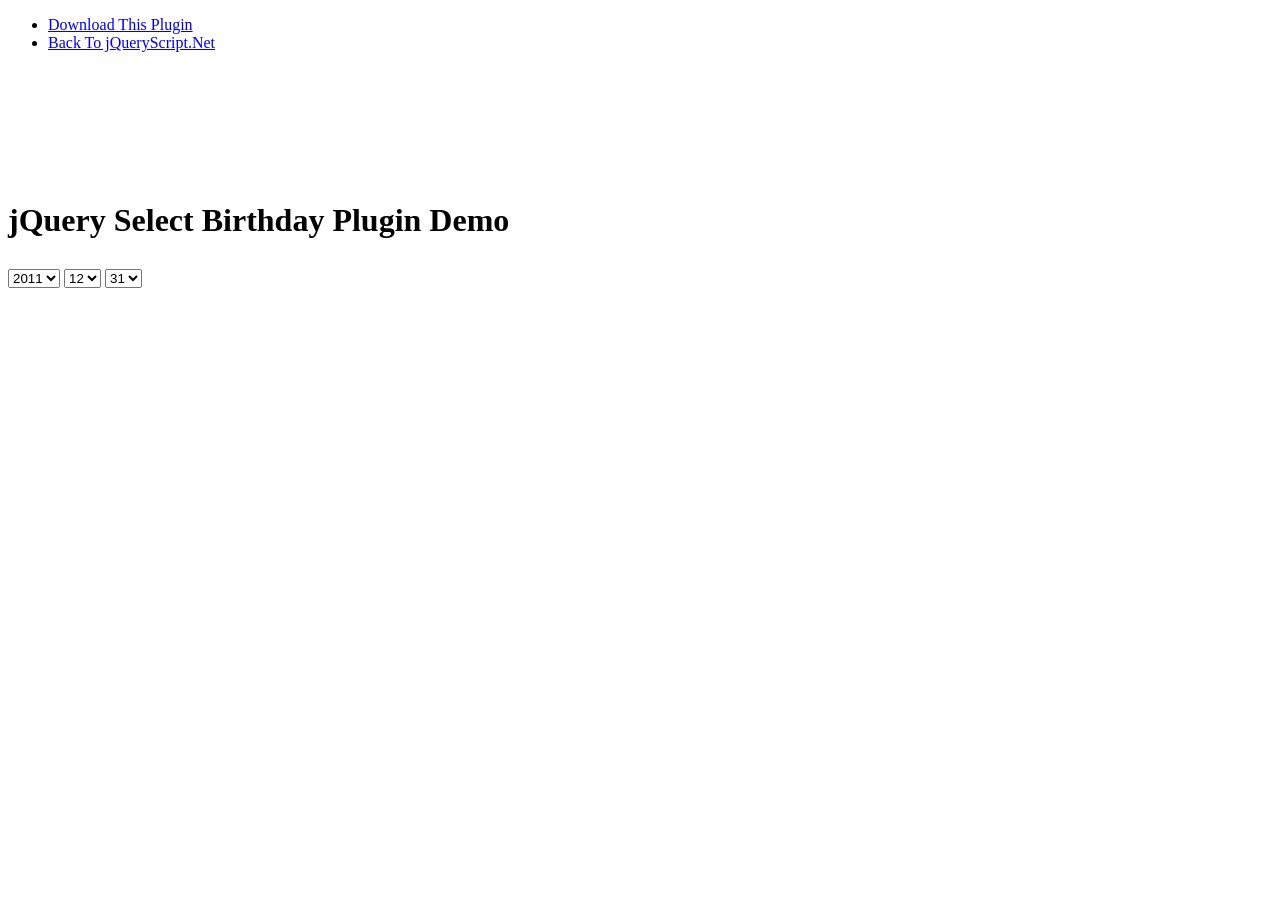
<file: birthay/index.html>
﻿<!doctype html>
<html>
<head>
<meta charset="utf-8">
<meta http-equiv="X-UA-Compatible" content="IE=edge,chrome=1">
<meta name="viewport" content="width=device-width, initial-scale=1">
        <title>jQuery Select Birthday Plugin Demo</title>
        <link href="http://www.jqueryscript.net/css/jquerysctipttop.css" rel="stylesheet" type="text/css">
        <script src="http://code.jquery.com/jquery-1.11.1.min.js"></script>
        <script src="select-birthday.js"></script>
    </head>
    <body><div id="jquery-script-menu">
<div class="jquery-script-center">
<ul>
<li><a href="http://www.jqueryscript.net/">Download This Plugin</a></li>
<li><a href="http://www.jqueryscript.net/">Back To jQueryScript.Net</a></li>
</ul>
<div class="jquery-script-ads"><script type="text/javascript"><!--
google_ad_client = "ca-pub-2783044520727903";
/* jQuery_demo */
google_ad_slot = "2780937993";
google_ad_width = 728;
google_ad_height = 90;
//-->
</script>
<script type="text/javascript"
src="http://pagead2.googlesyndication.com/pagead/show_ads.js">
</script></div>
<div class="jquery-script-clear"></div>
</div>
</div><h1 style="margin:150px auto 30px auto;">jQuery Select Birthday Plugin Demo</h1>
        <select id="year"></select>
        <select id="month"></select>
        <select id="day"></select>
        <script type="text/javascript">
            selectBirthday("#year", "#month", "#day", {
                year : 2011,
                month : 12,
                day : 31,
                yearRange : 75,
                endYear : 2012
            });
        </script><script type="text/javascript">

  var _gaq = _gaq || [];
  _gaq.push(['_setAccount', 'UA-36251023-1']);
  _gaq.push(['_setDomainName', 'jqueryscript.net']);
  _gaq.push(['_trackPageview']);

  (function() {
    var ga = document.createElement('script'); ga.type = 'text/javascript'; ga.async = true;
    ga.src = ('https:' == document.location.protocol ? 'https://ssl' : 'http://www') + '.google-analytics.com/ga.js';
    var s = document.getElementsByTagName('script')[0]; s.parentNode.insertBefore(ga, s);
  })();

</script>
    </body>
</html>
</file>
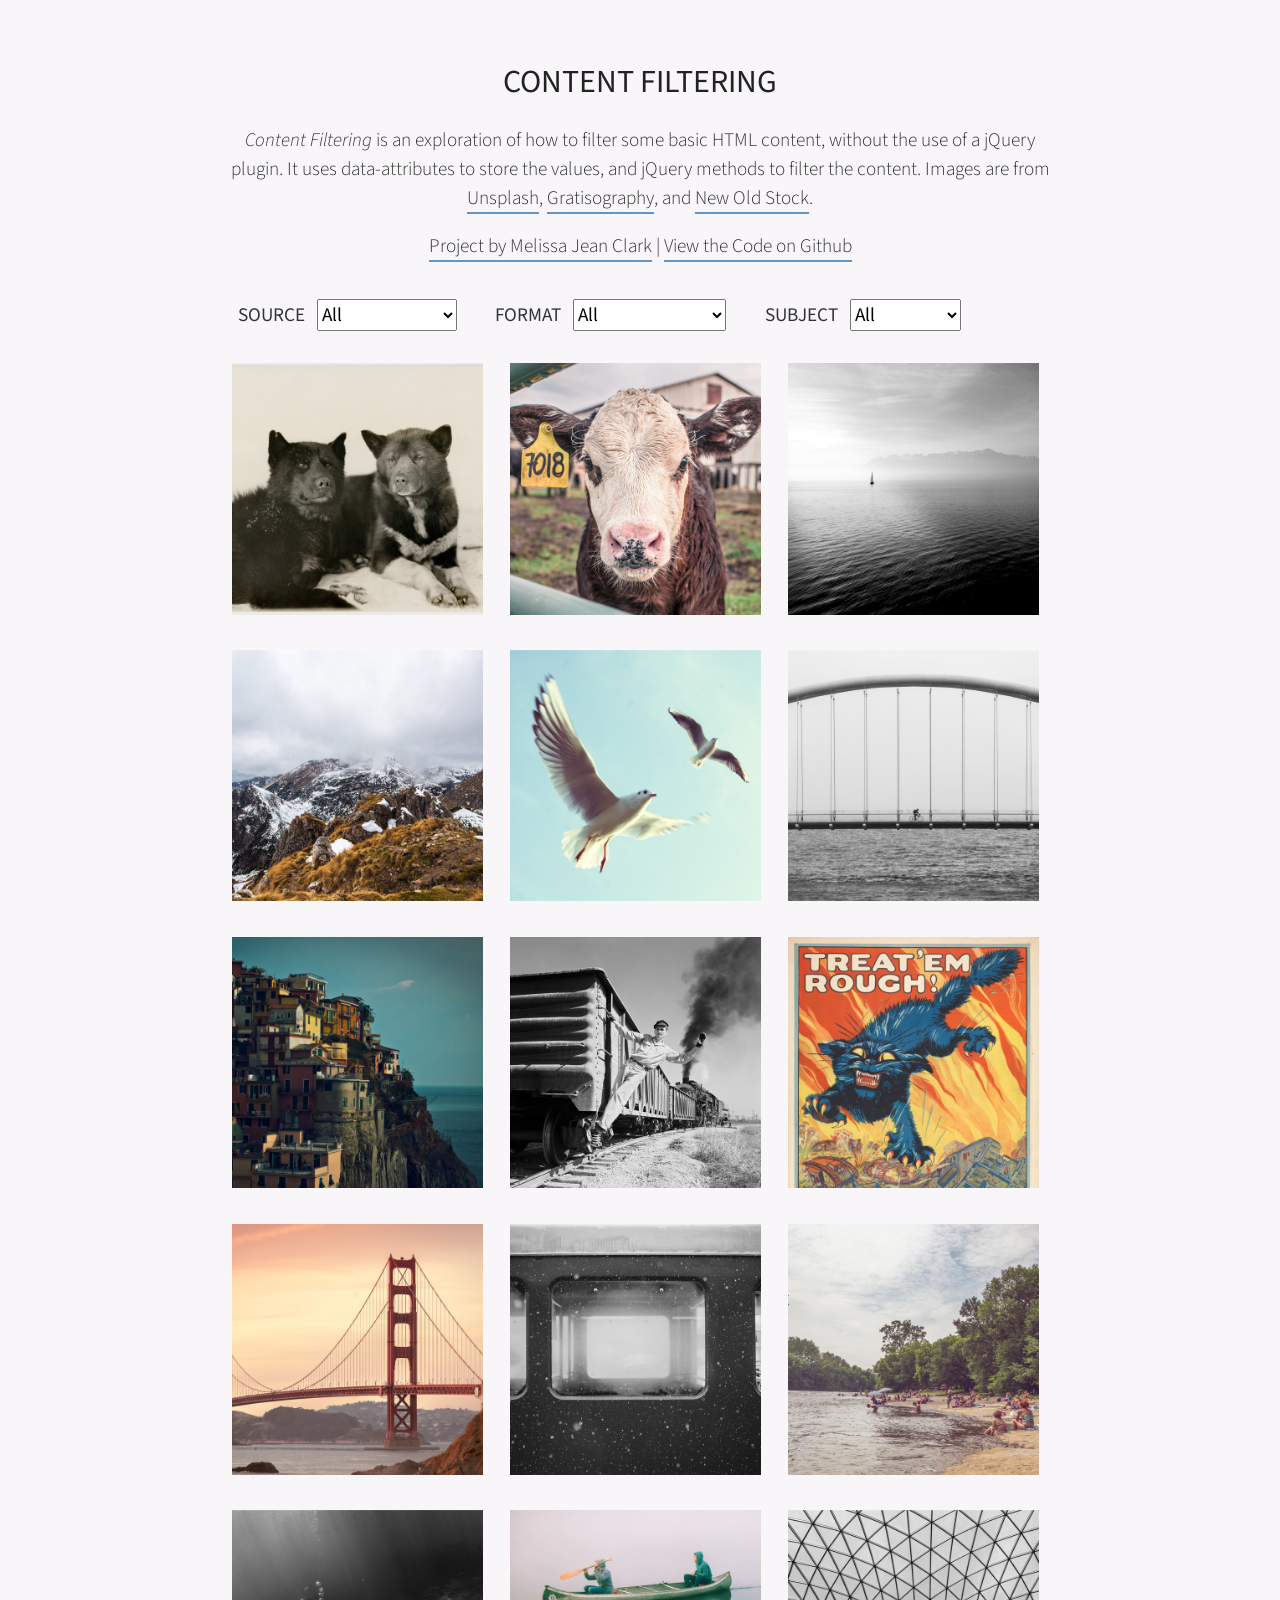
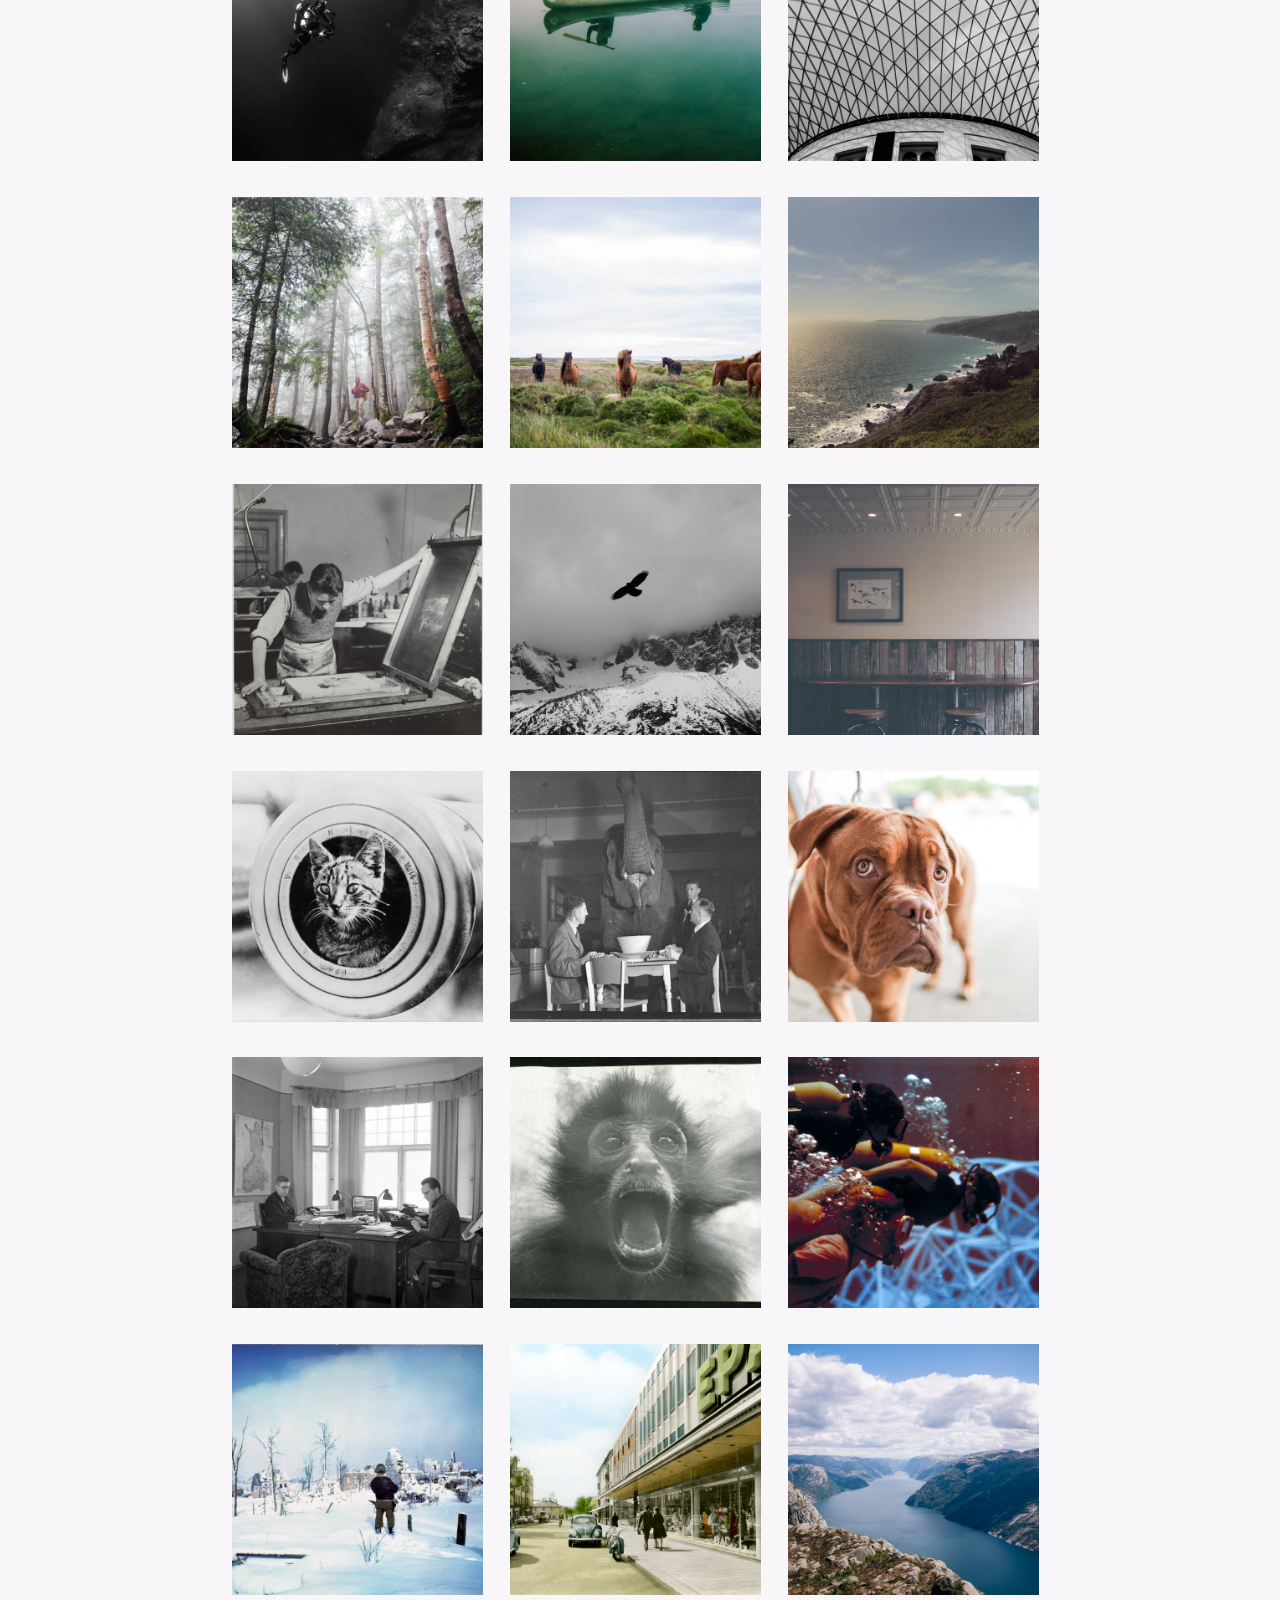
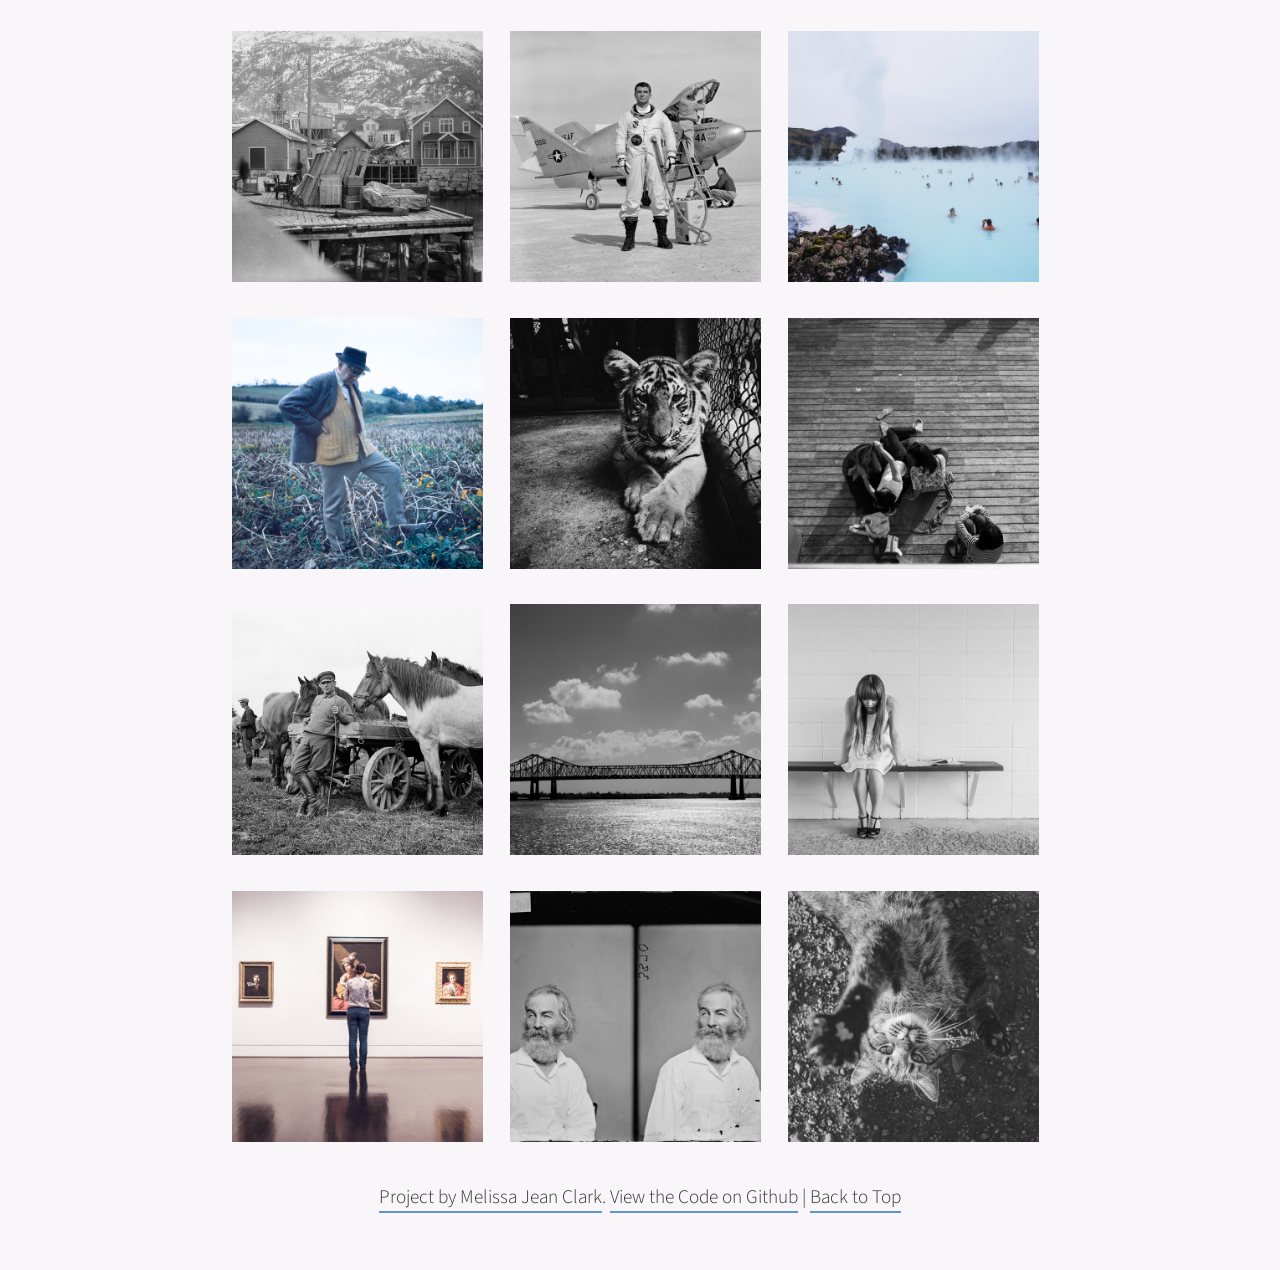
<file: content-filtering/index.html>
<!DOCTYPE html>
<html lang="en">
<head>
	<meta charset="UTF-8">
	<title>Content Filtering</title>
	
	<link rel="stylesheet" type="text/css" href="style.css">

	<meta name="viewport" content="initial-scale=1.0, maximum-scale=1.0, minimum-scale=1.0, user-scalable=no">
</head>

<body>

<main id="main" class="wrapper">
	<header class="container clearfix" id="top">
		<h1>Content Filtering</h1>

		<p class="intro"><em>Content Filtering</em> is an exploration of how to filter some basic HTML content, without the use of a jQuery plugin. It uses data-attributes to store the values, and jQuery methods to filter the content. Images are from <a href="https://unsplash.com/">Unsplash</a>, <a href="http://www.gratisography.com/">Gratisography</a>, and <a href="http://nos.twnsnd.co/">New Old Stock</a>. </p>

		<p class="intro"><a href="http://melissajclark.ca" rel="bookmark" title="Melissa Jean Clark's Portfolio">Project by Melissa Jean Clark</a> | <a href="https://github.com/melissajclark/content-filtering" title="Content Filtering on Github">View the Code on Github</a></p> 

		<form class="filterNav">

		    <ul class="filterControls">

		        <li>
			        <label for="image source"><span class="legend">Source &nbsp</span>
		                <select name="source" id="sourceChoice">
							<option name="all" value="all">All</option>
							<option name="Unsplash" value="Unsplash">Unsplash</option>
							<option name="New Old Stock" value="New Old Stock">New Old Stock</option>
							<option name="gratisography" value="Gratisography">Gratisography</option>
		                </select><!-- / select source -->
			        </label>
		        </li><!-- / source -->

		        <li>
			        <label for="format"><span class="legend">Format &nbsp</span>
		                <select name="work" id="workChoice">
		                	<option value="all" name="all">All</option>
                          	<option name="black and white" value="black and white">Black and White</option>
                          	<option name="colour" value="colour">Colour</option>
		                </select><!-- / select format -->
			        </label>
		        </li><!-- / format -->

		        <li>
		        	<label for="subject"><span class="legend">Subject &nbsp</span>
		                <select name="work" id="subjectChoice">
		                	<option value="all" name="all">All</option>
                          	<option name="landscape" value="landscape">Landscape</option>
                          	<option name="animals" value="animals">Animals</option>
                          	<option name="travel" value="travel">Travel</option>
                          	<option name="people" value="people">People</option>
		                </select><!-- / select subject -->
		        	</label>
		       </li><!-- / subject  -->

		       <li><button class="reset"><span class="legend">Reset Filter</span></button></li>

		    </ul><!-- / ul.FilterControls -->
		</form><!-- / form.filterNav -->

	</header><!-- / header (intro + form.filterNav)-->

	<div class="container filterableDetails intro"> 

	</div>

	<div class="container filterable clearfix">

	<div class="filterableItem" data-source="New Old Stock" data-details="black and white" data-subject="animals"> 
		<img src="assets/images/BW-wolves.jpg" alt="black and white image of wolves">
	</div><!-- / .filterableItem -->

	<div class="filterableItem" data-source="Gratisography" data-details="colour" data-subject="animals"> 
		<img src="assets/images/colour-cow.jpg" alt="image of cow, portrait style">
	</div><!-- / .filterableItem -->

	<div class="filterableItem" data-source="Unsplash" data-details="black and white" data-subject="travel">
		<img src="assets/images/BW-water.jpg" alt="black and white image of open water with small sailboat in view">
	</div><!-- / .filterableItem -->

	<div class="filterableItem" data-source="Unsplash" data-details="colour" data-subject="landscape">
		<img src="assets/images/colour-foggy-mountains.jpg" alt="colour scene of foggy day in the mountains">
	</div><!-- / .filterableItem -->

	<div class="filterableItem" data-source="Unsplash" data-details="colour" data-subject="animals">
		<img src="assets/images/colour-birds-sky.jpg" alt="colour images of birds in sky">
	</div><!-- / .filterableItem -->
		
	<div class="filterableItem" data-source="Unsplash" data-details="black and white" data-subject="landscape"> 
		<img src="assets/images/BW-bridge.jpg" alt="black and white bridge">
	</div><!-- / .filterableItem -->
	
	<div class="filterableItem" data-source="Unsplash" data-details="colour" data-subject="travel">			
		<img src="assets/images/colour-travel.jpg" alt="colour scene of brightly coloured european buildings">
	</div><!-- / .filterableItem -->

	<div class="filterableItem" data-source="New Old Stock" data-details="black and white" data-subject="people"> 
		<img src="assets/images/BW-train-conductor.jpg" alt="old picture of train with conductor">
	</div><!-- / .filterableItem -->

	<div class="filterableItem" data-source="New Old Stock" data-details="colour" data-subject="animals"> 
		<img src="assets/images/colour-treat-em-tough.jpg" alt="old picture cat illustraton saying 'treat em tough'">
	</div><!-- / .filterableItem -->

	<div class="filterableItem" data-source="Unsplash" data-details="colour" data-subject="travel">
		<img src="assets/images/colour-goldengatebridge.jpg" alt="colour shot of the golden gate bridge">
	</div><!-- / .filterableItem -->
			
	<div class="filterableItem" data-source="Unsplash" data-details="black and white" data-subject="landscape">
		<img src="assets/images/BW-rainy.jpg" alt="black and white rainy scene">
	</div><!-- / .filterableItem -->

	<div class="filterableItem" data-source="Unsplash" data-details="colour" data-subject="people">
		<img src="assets/images/colour-beach-scene.jpg" alt="colour scene of people at beach">
	</div><!-- / .filterableItem -->

	<div class="filterableItem" data-source="Unsplash" data-details="black and white" data-subject="travel">
		<img src="assets/images/BW-scubadiver.jpg" alt="black and white image of scubadiver underwater">
	</div><!-- / .filterableItem -->

	<div class="filterableItem" data-source="Unsplash" data-details="colour" data-subject="people">
		<img src="assets/images/colour-canoe.jpg" alt="colour scene of two youg men canoeing">
	</div><!-- / .filterableItem -->	
	
	<div class="filterableItem" data-source="Unsplash" data-details="black and white" data-subject="landscape">
		<img src="assets/images/BW-courthouse.jpg" alt="black and white image of courthouse">
	</div><!-- / .filterableItem -->

	<div class="filterableItem" data-source="Unsplash" data-details="colour" data-subject="travel">
		<img src="assets/images/colour-person-forest.jpg" alt="colour scene of young man in red hoodie in the forest">
	</div><!-- / .filterableItem -->

	<div class="filterableItem" data-source="Unsplash" data-details="colour" data-subject="animals">
		<img src="assets/images/colour-horses.jpg" alt="colour images of horses in field">
	</div><!-- / .filterableItem -->			

	<div class="filterableItem" data-source="Gratisography" data-details="colour" data-subject="landscape"> 
		<img src="assets/images/colour-water-landscape.jpg" alt="image looking at sea from mountain">
	</div><!-- / .filterableItem -->

	<div class="filterableItem" data-source="New Old Stock" data-details="black and white" data-subject="people"> 
		<img src="assets/images/BW-litho-class.jpg" alt="old picture of man at lithography class">
	</div><!-- / .filterableItem -->

	<div class="filterableItem" data-source="Unsplash" data-details="black and white" data-subject="landscape">
		<img src="assets/images/BW-winter-scene.jpg" alt="black and white winter scene with eagle flying">
	</div><!-- / .filterableItem -->

	<div class="filterableItem" data-source="Unsplash" data-details="colour" data-subject="travel">
		<img src="assets/images/colour-restaurant.jpg" alt="colour scene of restaurant">
	</div><!-- / .filterableItem -->

	<div class="filterableItem" data-source="New Old Stock" data-details="black and white" data-subject="animals"> 
		<img src="assets/images/BW-cat.jpg" alt="old black and white photo of cat">
	</div><!-- / .filterableItem -->

	<div class="filterableItem" data-source="New Old Stock" data-details="black and white" data-subject="animals"> 
		<img src="assets/images/BW-men-elephant.jpg" alt="old picture of men eating with elephant in background">
	</div><!-- / .filterableItem -->

	<div class="filterableItem" data-source="Gratisography" data-details="colour" data-subject="animals"> 
		<img src="assets/images/colour-dog.jpg" alt="image of dog, portrait style">
	</div><!-- / .filterableItem -->

	<div class="filterableItem" data-source="New Old Stock" data-details="black and white" data-subject="people"> 
		<img src="assets/images/BW-propaganda.jpg" alt="old picture of people chattinga">
	</div><!-- / .filterableItem -->

	<div class="filterableItem" data-source="New Old Stock" data-details="black and white" data-subject="animals"> 
		<img src="assets/images/BW-monkey.jpg" alt="old picture of monkey">
	</div><!-- / .filterableItem -->

	<div class="filterableItem" data-source="New Old Stock" data-details="colour" data-subject="people"> 
		<img src="assets/images/colour-women-scubadivers.jpg" alt="old picture of scientists scubadiving">
	</div><!-- / .filterableItem -->

	<div class="filterableItem" data-source="New Old Stock" data-details="colour" data-subject="landscape"> 
		<img src="assets/images/colour-winter.jpg" alt="old picture of winter scene">
	</div><!-- / .filterableItem -->

	<div class="filterableItem" data-source="New Old Stock" data-details="colour" data-subject="travel"> 
		<img src="assets/images/colour-sweden.jpg" alt="old street scene in sweden">
	</div><!-- / .filterableItem -->

	<div class="filterableItem" data-source="Unsplash" data-details="colour" data-subject="landscape">
		<img src="assets/images/colour-mountains-water.jpg" alt="colour scene of mountains and water">
	</div><!-- / .filterableItem -->

	<div class="filterableItem" data-source="New Old Stock" data-details="black and white" data-subject="landscape">
		<img src="assets/images/BW-landscape.jpg" alt="black and white image of marina">
	</div><!-- / .filterableItem -->

	<div class="filterableItem" data-source="New Old Stock" data-details="black and white" data-subject="travel">
		<img src="assets/images/BW-astronaut.jpg" alt="black and white image of astronaut">
	</div><!-- / .filterableItem -->

	<div class="filterableItem" data-source="Unsplash" data-details="colour" data-subject="travel">
		<img src="assets/images/colour-hotsprings.jpg" alt="people in hotsprings">
	</div><!-- / .filterableItem -->

	<div class="filterableItem" data-source="New Old Stock" data-details="colour" data-subject="people">
		<img src="assets/images/colour-old-man.jpg" alt="old man">
	</div><!-- / .filterableItem -->	

	<div class="filterableItem" data-source="Unsplash" data-details="black and white" data-subject="animals">
		<img src="assets/images/BW-tiger.jpg" alt="black and white image of tiger">
	</div><!-- / .filterableItem -->

	<div class="filterableItem" data-source="Unsplash" data-details="black and white" data-subject="people">
		<img src="assets/images/BW-people.jpg" alt="black and white image of people on boardwalk - view from above">
	</div><!-- / .filterableItem -->

	<div class="filterableItem" data-source="New Old Stock" data-details="black and white" data-subject="people">
		<img src="assets/images/BW-old-men-horses.jpg" alt="black and white image of people and horses">
	</div><!-- / .filterableItem -->

	<div class="filterableItem" data-source="Gratisography" data-details="black and white" data-subject="travel">
		<img src="assets/images/BW-bridge-two.jpg" alt="black and white image of bridge">
	</div><!-- / .filterableItem -->

	<div class="filterableItem" data-source="Gratisography" data-details="black and white" data-subject="people">
		<img src="assets/images/BW-girl-on-bench.jpg" alt="black and white image of girl sitting on bench">
	</div><!-- / .filterableItem -->

	<div class="filterableItem" data-source="Gratisography" data-details="colour" data-subject="travel">
		<img src="assets/images/colour-gallery.jpg" alt="black and white image of girl viewing artwork at gallery">
	</div><!-- / .filterableItem -->

	<div class="filterableItem" data-source="New Old Stock" data-details="black and white" data-subject="people">
		<img src="assets/images/BW-bearded-man.jpg" alt="black and white image of old man with beard">
	</div><!-- / .filterableItem -->

	<div class="filterableItem" data-source="Gratisography" data-details="black and white" data-subject="animals">
		<img src="assets/images/BW-cat-new.jpg" alt="black and white image of cat">
	</div><!-- / .filterableItem -->

	</div><!-- / .container  (filterable content) -->	

</main><!-- / main -->

<footer class="container">
	<p class="intro"><a href="http://melissajclark.ca" rel="bookmark" title="Melissa Jean Clark's Portfolio">Project by Melissa Jean Clark</a>. <a href="https://github.com/melissajclark/content-filtering" title="Content Filtering on Github">View the Code on Github</a> | <a href="#top">Back to Top</a>
	</p>

	<link href='http://fonts.googleapis.com/css?family=Source+Sans+Pro:300,400' rel='stylesheet' type='text/css'>

	<script src="https://ajax.googleapis.com/ajax/libs/jquery/1.10.2/jquery.min.js"></script>
	<script src="assets/app.js"> // all js </script>
</footer><!-- / footer -->

</body>

</html>
</file>
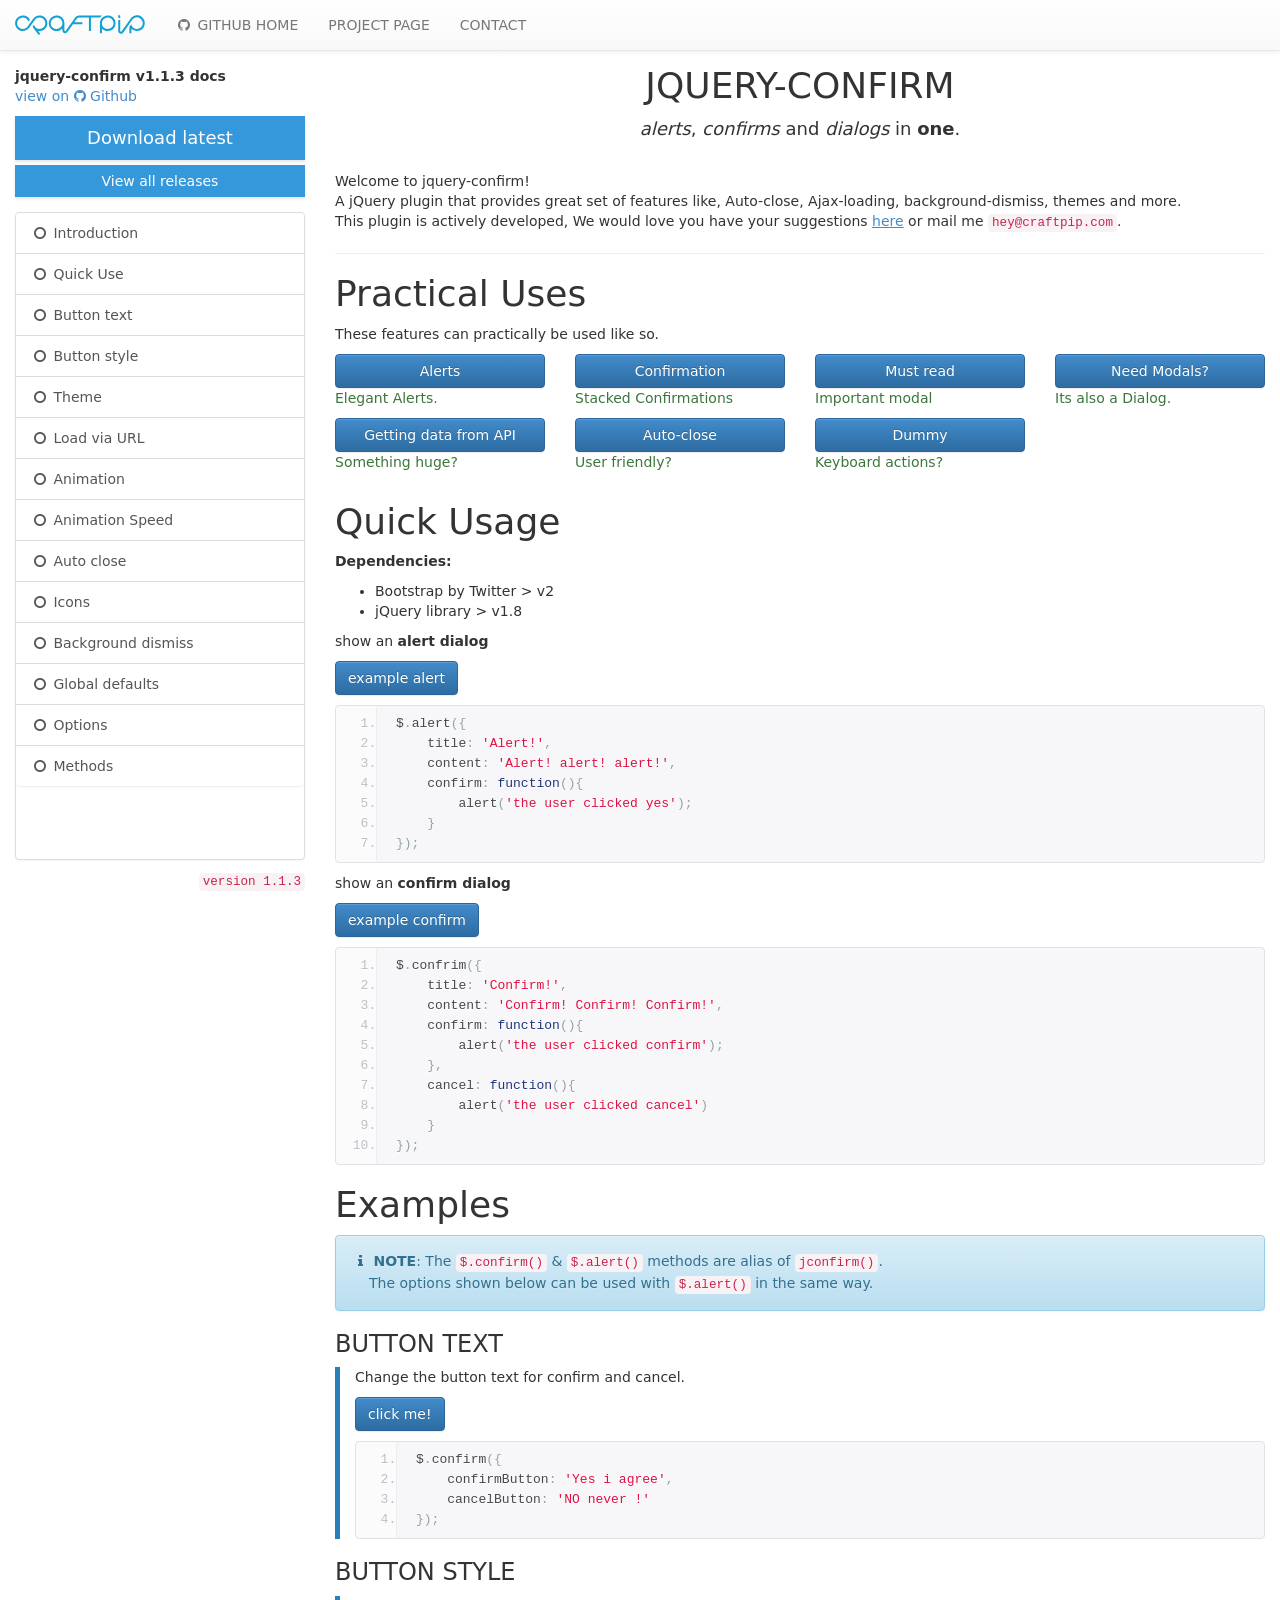
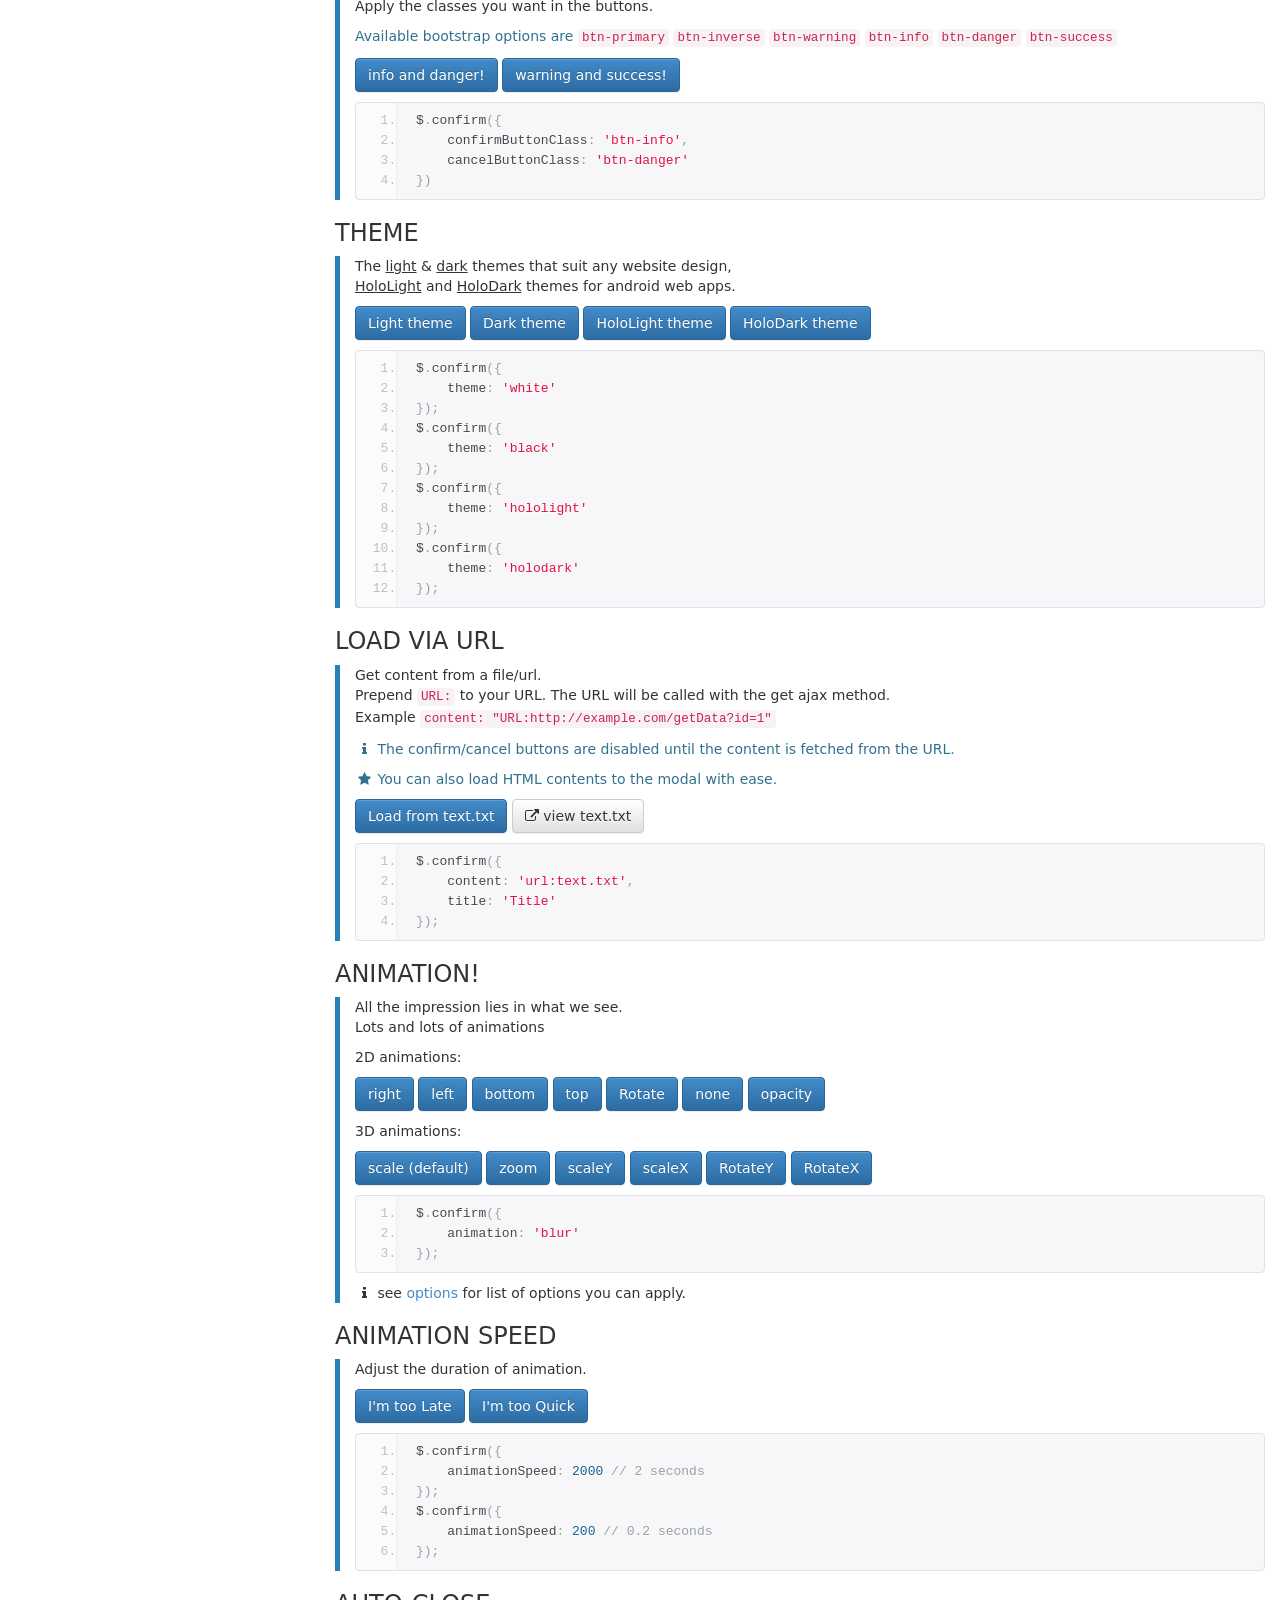
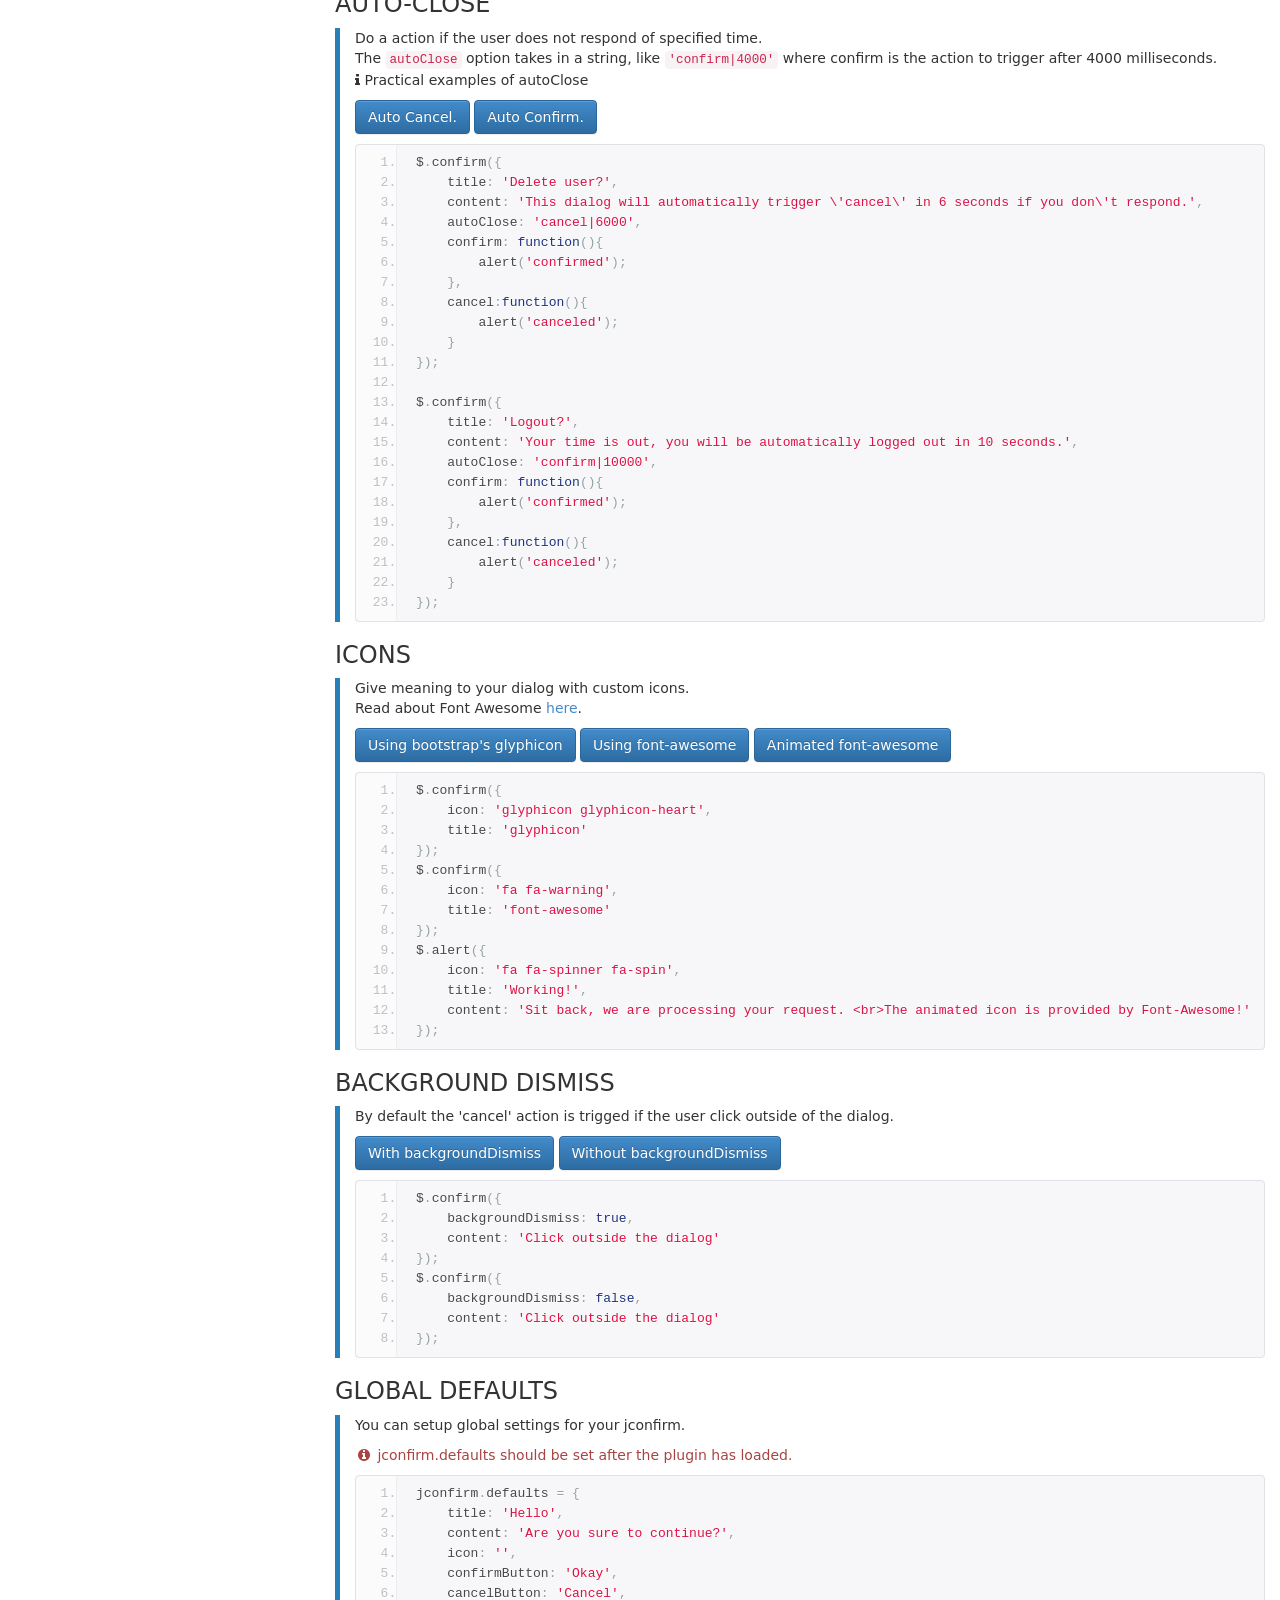
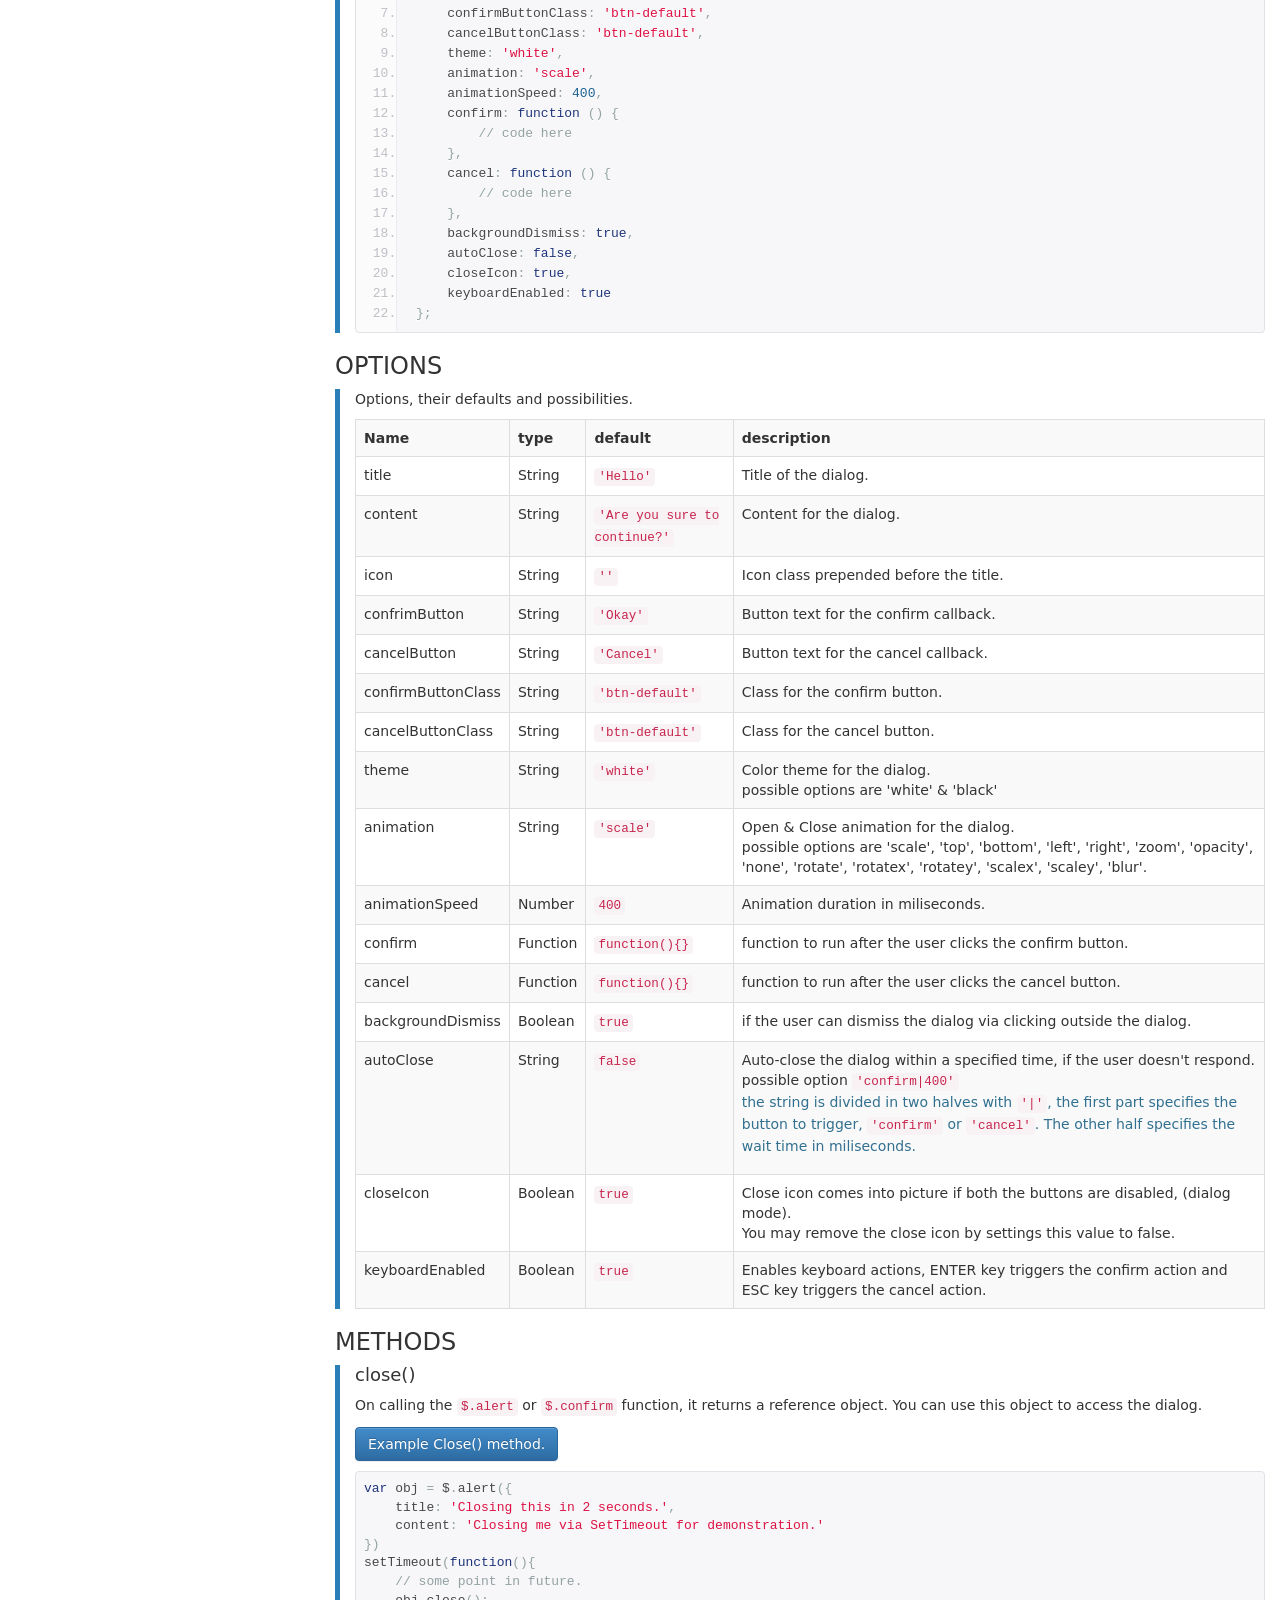
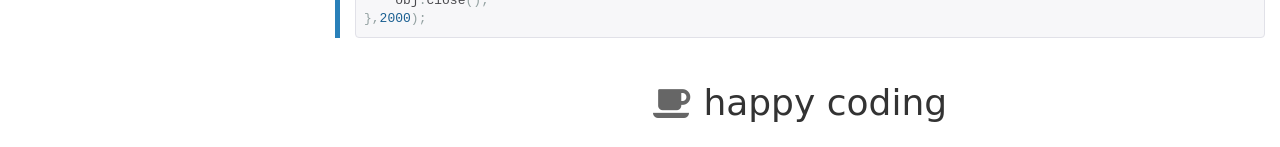
<file: dialog-box/index.html>
<!doctype html>
<html>
    <head>
        <meta charset="utf-8">
        <!-- <meta http-equiv="X-UA-Compatible" content="chrome=1"> -->
        <title>jquery-confirm.js | The multipurpose alert & confirm</title>
        <meta name="viewport" content="width=device-width, initial-scale=1, user-scalable=no">
        <!--[if lt IE 9]>
        <script src="//html5shiv.googlecode.com/svn/trunk/html5.js"></script>
        <![endif]-->
        <meta name="description" content="A multipurpose alert, confirm plugin, alternative to the native alert() and confirm() functions. Supports features like auto-close, themes, animations, and more.">
        <link rel="canonical" href="https://craftpip.github.io/jquery-confirm" />
        <link rel="icon" type="img/ico" href="http://craftpip.com/i/apple-touch-icon-57x57.png">
        <meta http-equiv="Content-Type" content="text/html; charset=UTF-8" />
        <meta name="robots" content="index,follow,noodp,noydir"/>
        <meta name="google-site-verification" content="T_M_Ym5DQ-cEQQhx_jswyCBTssIdgtewICcvb3sgh8g" />
        <meta name="Keywords" content="jquery.confirm, jquery confirm, jquery alert, jquery prompt, jquery dialog, javascript, bootstrap" />
        <link rel="apple-touch-icon" sizes="57x57" href="http://craftpip.com/i/apple-touch-icon-57x57.png" />
        <link rel="apple-touch-icon" sizes="72x72" href="http://craftpip.com/i/apple-touch-icon-72x72.png" />
        <link rel="apple-touch-icon" sizes="114x114" href="http://craftpip.com/i/apple-touch-icon-114x114.png" />
        <link rel="apple-touch-icon" sizes="144x144" href="http://craftpip.com/i/apple-touch-icon-144x144.png" />
        <link rel="apple-touch-icon" href="http://craftpip.com/i/apple-touch-icon-57x57.png" />
        <meta property="og:title" content="jquery-confirm.js | The multipurpose alert &amp; confirm" />
        <meta property="og:type" content="website" />
        <meta property="og:image" content="http://craftpip.com/i/apple-touch-icon-57x57.png" />
        <meta property="og:url" content="https://craftpip.github.io/jquery-confirm" />
        <meta property="og:description" content="A multipurpose alert & confirm plugin, alternative to the native alert() and confirm() functions. Supports features like auto-close, themes, animations, and more." />
        <meta property="og:site_name" content="craftpip.github.io" />
        <link rel="stylesheet" href="demo/libs/bootstrap.min.css">
        <link rel="stylesheet" href="demo/libs/bootstrap-theme.min.css">
        <link rel="stylesheet" href="demo/libs/font-awesome.min.css">
        <link rel="stylesheet" href="demo/libs/default.min.css">
        <link rel="stylesheet" href="demo/demo.min.css">
        <script src="demo/libs/jquery.min.js"></script>
        <script src="demo/libs/bootstrap.min.js"></script>
        <script src="demo/libs/pretty.js"></script>
        <script>
            var version = '1.1.3';
        </script>
        <style type="text/css">
            .space10{
                height: 10px;
            }
            body{
                font-family: Segoe UI,Frutiger,Frutiger Linotype,Dejavu Sans,Helvetica Neue,Arial,sans-serif;
            }
        </style>
        <!-- Add the minified version of files from the /dist/ folder. -->
        <!-- jquery-confirm files -->
        <link rel="stylesheet" type="text/css" href="css/jquery-confirm.css" />
        <script type="text/javascript" src="js/jquery-confirm.js"></script>
        <!--END jquery-confirm files-->
    </head>
    <body>
        <div style="height: 15px"></div>
        <div class="container">
            <div class="row">
                <div class="col-lg-12">
                    <div class="logo-wrapper-project">
                        <div class="logo-wrapper-project"></div>
                    </div>
                    <nav class="navbar navbar-default navbar-fixed-top" role="navigation">
                        <div class="container-fluid">
                            <div class="navbar-header">
                                <button type="button" class="navbar-toggle collapsed" data-toggle="collapse" data-target="#bs-example-navbar-collapse-1">
                                    <span class="sr-only">Toggle navigation</span>
                                    <span class="icon-bar"></span>
                                    <span class="icon-bar"></span>
                                    <span class="icon-bar"></span>
                                </button>
                                <a class="navbar-brand" href="http://craftpip.github.io"><span class="craftpip-logo"></span></a>
                            </div>
                            <div class="collapse navbar-collapse" id="bs-example-navbar-collapse-1">
                                <ul class="nav navbar-nav">
                                    <li class=""><a href="http://github.com/craftpip"><i class="fa fa-github fa-fw"></i> GITHUB HOME</a></li>
                                    <li class=""><a href="http://github.com/craftpip/jquery-confirm">PROJECT PAGE</a></li>
                                    <li class=""><a href="http://craftpip.com/#/contact">CONTACT</a></li>
                                </ul>
                            </div>
                        </div>
                    </nav>
                </div>
            </div>
        </div>
        <div style="height:50px"></div>

        <div class="container-fluid">
            <div class="row">
                <div class="col-md-3 col-sm-4">
                    <div class="row">
                        <div class="col-md-3 col-sm-4" style="position:fixed">
                            
                            <p>
                                <strong>jquery-confirm v<span class="version"></span> docs</strong><br>
                                <a href="https://github.com/craftpip/jquery-confirm">
                                    view on <i class="fa fa-github"></i> Github
                                </a>
                            </p>

                            <a href="https://github.com/craftpip/jquery-confirm/zipball/master" class="btn btn-download btn-lg btn-block">
                                Download latest
                            </a>
                            <a href="https://github.com/craftpip/jquery-confirm/releases" class="btn btn-download btn-block">
                                View all releases
                            </a>

                            <div class="spacer15"></div>
                            
                            <div class="panel panel-default demo-sidebar" style="margin-bottom: 10px; height: 300px; overflow-y:auto">
                                <div class="list-group">
                                    <a class="list-group-item gotoSmooth" href="#introduction"> <i class="fa fa-circle-o fa-fw"></i> Introduction</a>
                                    <a class="list-group-item gotoSmooth" href="#usage"> <i class="fa fa-circle-o fa-fw"></i> Quick Use</a>
                                    <a class="list-group-item gotoSmooth" href="#buttontext"> <i class="fa fa-circle-o fa-fw"></i> Button text</a>
                                    <a class="list-group-item gotoSmooth" href="#buttonstyle"> <i class="fa fa-circle-o fa-fw"></i> Button style</a>
                                    <a class="list-group-item gotoSmooth" href="#theme"> <i class="fa fa-circle-o fa-fw"></i> Theme</a>
                                    <a class="list-group-item gotoSmooth" href="#loadfromurl"> <i class="fa fa-circle-o fa-fw"></i> Load via URL</a>
                                    <a class="list-group-item gotoSmooth" href="#animation"> <i class="fa fa-circle-o fa-fw"></i> Animation</a>
                                    <a class="list-group-item gotoSmooth" href="#animationspeed"> <i class="fa fa-circle-o fa-fw"></i> Animation Speed</a>
                                    <a class="list-group-item gotoSmooth" href="#autoclose"> <i class="fa fa-circle-o fa-fw"></i> Auto close</a>
                                    <a class="list-group-item gotoSmooth" href="#icons"> <i class="fa fa-circle-o fa-fw"></i> Icons</a>
                                    <a class="list-group-item gotoSmooth" href="#backgrounddismiss"> <i class="fa fa-circle-o fa-fw"></i> Background dismiss</a>
                                    <a class="list-group-item gotoSmooth" href="#globaldefaults"> <i class="fa fa-circle-o fa-fw"></i> Global defaults</a>
                                    <a class="list-group-item gotoSmooth" href="#options"> <i class="fa fa-circle-o fa-fw"></i> Options</a>
                                    <a class="list-group-item gotoSmooth" href="#methods"> <i class="fa fa-circle-o fa-fw"></i> Methods</a>
                                </div>
                            </div>
                            
                            <p class="text-right">
                                <code>version <span class="version"></span></code>
                            </p>
                        </div>
                    </div>
                </div>
                <div class="col-md-9 col-sm-8">
                    <!-- introduction -->
                    <section id="introduction">
                        <header>
                            <h1 style="margin-top: 0px;" class="text-center">
                                JQUERY-CONFIRM
                            </h1>
                            <p style="font-size: 18px" class="text-center">
                                <em>alerts</em>, <em>confirms</em> and <em>dialogs</em> in <strong>one</strong>.
                            </p>
                            <br>
                            <p>
                                Welcome to jquery-confirm!<br>
                                A jQuery plugin that provides great set of features like,
                                Auto-close, Ajax-loading, background-dismiss, themes and more. <br>
                                This plugin is actively developed, We would love you have your suggestions <a href="http://craftpip.com/#/contact"><u>here</u></a> or mail me <code>hey@craftpip.com</code>.
                            </p>
                        </header>
                    </section>
                    <hr>
                    <section id="practicaluses">
                        <h1>Practical Uses</h1>
                        <p>These features can practically be used like so.</p>
                        <div class="row">
                            <div class="col-md-3">
                                <button class="btn btn-primary btn-block example-p-1">Alerts</button>
                                <p class="text-success">Elegant Alerts.</p>
                            </div>
                            <div class="col-md-3">
                                <button class="btn btn-primary btn-block example-p-2">Confirmation</button>
                                <p class="text-success">Stacked Confirmations</p>
                            </div>
                            <div class="col-md-3">
                                <button class="btn btn-primary btn-block example-p-3">Must read</button>
                                <p class="text-success">Important modal</p>
                            </div>
                            <div class="col-md-3">
                                <button class="btn btn-primary btn-block example-p-4">Need Modals?</button>
                                <p class="text-success">Its also a Dialog.</p>
                            </div>
                        </div>
                        <div class="row">
                            <div class="col-md-3">
                                <button class="btn btn-primary btn-block example-p-5">Getting data from API</button>
                                <p class="text-success">Something huge?</p>
                            </div>
                            <div class="col-md-3">
                                <button class="btn btn-primary btn-block example-p-6">Auto-close</button>
                                <p class="text-success">User friendly?</p>
                            </div>
                            <div class="col-md-3">
                                <button class="btn btn-primary btn-block example-p-7">Dummy</button>
                                <p class="text-success">Keyboard actions?</p>
                            </div>
                        </div>

                        <script type="text/javascript">
                            $('.example-p-1').on('click', function () {
                                $.alert({
                                    title: 'Attention',
                                    content: 'This is some alert to the user. <br> with some <strong>HTML</strong> <em>contents</em>',
                                    confirmButton: 'Okay',
                                    confirmButtonClass: 'btn-primary',
                                    icon: 'fa fa-info',
                                    animation: 'zoom',
                                    confirm: function () {
                                        alert('Okay action clicked.');
                                    }
                                });
                            });
                            $('.example-p-2').on('click', function () {
                                $.confirm({
                                    title: 'A critical action',
                                    content: 'You can queue confirms, you\'ll be asked again for a confirmation.',
                                    confirmButton: 'Proceed',
                                    confirmButtonClass: 'btn-info',
                                    icon: 'fa fa-question-circle',
                                    animation: 'top',
                                    confirm: function () {
                                        $.confirm({
                                            title: 'A very critical action',
                                            content: 'Are you sure you want to proceed?',
                                            confirmButton: 'Hell, yes!',
                                            icon: 'fa fa-warning',
                                            confirmButtonClass: 'btn-warning',
                                            animation: 'top',
                                            confirm: function () {
                                                alert('A very critical action triggered!');
                                            }
                                        });
                                    }
                                });
                            });
                            $('.example-p-3').on('click', function () {
                                $.alert({
                                    title: 'No backroundDismiss!',
                                    content: 'This feature hi-lights the dialog if the user clicks outside the dialog. <br> Else if backgroundDismiss is set to <code>TRUE</code> a cancel action is fired.',
                                    confirmButton: 'okay',
                                    confirmButtonClass: 'btn-info',
                                    animation: 'bottom',
                                    icon: 'fa fa-check',
                                    backgroundDismiss: false
                                });
                            });
                            $('.example-p-4').on('click', function () {
                                $.confirm({
                                    title: 'This is a model title',
                                    content: 'Need a popup modal?, no problem<br>disable the buttons, and get a full functional modal. <br><h3>HTML in modals</h3><h4><strong>centered in the screen</strong></h4><h5><em>Like a boss</em></h5>',
                                    confirmButton: false,
                                    cancelButton: false,
                                    animation: 'scale',
                                });
                            });
                            $('.example-p-5').on('click', function () {
                                $.confirm({
                                    title: 'Getting data from html file',
                                    content: 'url:table.html',
                                });
                            });
                            $('.example-p-6').on('click', function () {
                                $.confirm({
                                    title: 'Need a vacation?',
                                    content: 'You have 6 seconds to make a choice',
                                    autoClose: 'cancel|6000',
                                    confirmButton: 'Yes please!',
                                    confirmButtonClass: 'btn-info',
                                    cancelButton: 'I dont need vacations',
                                    confirm: function () {
                                        alert('Vacation time!');
                                    },
                                    cancel: function () {
                                        alert('Vacation cancelled!');
                                    }
                                });
                            });
                            $('.example-p-7').on('click', function () {
                                $.confirm({
                                    title: 'Keyboard Enabled!',
                                    content: 'Press ENTER to confirm, ESC to cancel.<br>keyboard actions is turned on by default. <br> Use <kbd>keyboardEnabled:false</kbd> to turn it off.',
                                    confirm: function () {
                                        alert('confirm triggered!');
                                    },
                                    cancel: function () {
                                        alert('cancel triggered!');
                                    },
                                });
                            });
                        </script>
                    </section>


                    <!-- basic usage -->

                    <section id="usage">
                        <h1>Quick Usage</h1>
                        <p><strong>Dependencies:</strong></p>
                        <ul>
                            <li>Bootstrap by Twitter > v2</li>
                            <li>jQuery library > v1.8</li>
                        </ul>
                        <p>show an <strong>alert dialog</strong></p>
                        <button class="example1 btn btn-primary">example alert</button>
                        <script type="text/javascript">
                            $('.example1').on('click', function () {
                                $.alert({
                                    title: 'Alert!',
                                    content: 'Alert! Alert! Alert!',
                                    confirm: function () {
                                        alert('the user clicked yes');
                                    }
                                });
                            });
                        </script>
                        <div class="space10"></div>
                        <pre class="prettyprint linenums"><code class="js">$.alert({
    title: 'Alert!',
    content: 'Alert! alert! alert!',
    confirm: function(){
        alert('the user clicked yes');
    }
});
</code></pre>
                        <p>show an <strong>confirm dialog</strong></p>
                        <button class="example2 btn btn-primary">example confirm</button>
                        <script type="text/javascript">
                            $('.example2').on('click', function () {
                                $.confirm({
                                    title: 'Confirm!',
                                    content: 'Confirm! Confirm! Confirm!',
                                    confirm: function () {
                                        alert('the user clicked confirm');
                                    },
                                    cancel: function () {
                                        alert('the user clicked cancel')
                                    }
                                });
                            });
                        </script>
                        <div class="space10"></div>
                        <pre class="prettyprint linenums"><code class="js">$.confrim({
    title: 'Confirm!',
    content: 'Confirm! Confirm! Confirm!',
    confirm: function(){
        alert('the user clicked confirm');
    },
    cancel: function(){
        alert('the user clicked cancel')
    }
});
</code></pre>
                    </section>


                    <section id="examples">

                        <h1>Examples</h1>
                        <div class="alert alert-info">
                            <p>
                                <i class="fa fa-info fa-fw"></i> <strong>NOTE</strong>:
                                The <code>$.confirm()</code> &amp; <code>$.alert()</code> methods are alias of <code>jconfirm()</code>.<br>
                                <i class="fa fa-fw"></i>The options shown below can be used with <code>$.alert()</code> in the same way.
                            </p>
                        </div>

                        <h3 id="buttontext">BUTTON TEXT</h3>
                        <div class="section">
                            <p>Change the button text for confirm and cancel.</p>
                            <button class="btn btn-primary example3">click me!</button>
                            <script type="text/javascript">
                                $('.example3').on('click', function () {
                                    $.confirm({
                                        confirmButton: 'Yes i agree',
                                        cancelButton: 'NO never !'
                                    })
                                });
                            </script>
                            <div class="space10"></div>
                            <pre  class="prettyprint linenums"><code class="html">$.confirm({
    confirmButton: 'Yes i agree',
    cancelButton: 'NO never !'
});
</code></pre>
                        </div>
                        <h3 id="buttonstyle">BUTTON STYLE</h3>
                        <div class="section">
                            <p>Apply the classes you want in the buttons.</p>
                            <p class="text-info">
                                Available bootstrap options are <code>btn-primary</code> <code>btn-inverse</code> <code>btn-warning</code> <code>btn-info</code> <code>btn-danger</code> <code>btn-success</code>
                            </p>
                            <button class="btn btn-primary example3-1">info and danger!</button>
                            <button class="btn btn-primary example3-2">warning and success!</button>
                            <script type="text/javascript">
                                $('.example3-1').on('click', function () {
                                    $.confirm({
                                        confirmButtonClass: 'btn-info',
                                        cancelButtonClass: 'btn-danger'
                                    });
                                    ;
                                });
                                $('.example3-2').on('click', function () {
                                    $.confirm({
                                        confirmButtonClass: 'btn-warning',
                                        cancelButtonClass: 'btn-success'
                                    });
                                });
                            </script>
                            <div class="space10"></div>
                            <pre  class="prettyprint linenums"><code class="html">$.confirm({
    confirmButtonClass: 'btn-info',
    cancelButtonClass: 'btn-danger'
})
</code></pre>
                        </div>
                    </section>
                    <h3 id="theme">THEME</h3>
                    <div class="section">
                        <p>The <u>light</u> &amp; <u>dark</u> themes that suit any website design, <br>
                        <u>HoloLight</u> and <u>HoloDark</u> themes for android web apps.
                        </p>
                        <button class="btn btn-primary example4">Light theme</button> 
                        <button class="btn btn-primary example5">Dark theme</button> 
                        <button class="btn btn-primary example5-1">HoloLight theme</button> 
                        <button class="btn btn-primary example5-2">HoloDark theme</button>
                        <div class="space10"></div>
                        <script type="text/javascript">
                            $('.example4').on('click', function () {
                                $.confirm({
                                    theme: 'white'
                                });
                            });
                            $('.example5').on('click', function () {
                                $.confirm({
                                    theme: 'black'
                                });
                            });
                            $('.example5-1').on('click', function () {
                                $.confirm({
                                    theme: 'hololight'
                                });
                            });
                            $('.example5-2').on('click', function () {
                                $.confirm({
                                    theme: 'holodark'
                                });
                            });
                        </script>
                        <pre class="prettyprint linenums"><code>$.confirm({
    theme: 'white'
});
$.confirm({
    theme: 'black'
});
$.confirm({
    theme: 'hololight'
});
$.confirm({
    theme: 'holodark'
});
</code></pre>
                    </div>

                    <h3 id="loadfromurl">LOAD VIA URL</h3>
                    <div class="section">
                        <p>
                            Get content from a file/url.<br>
                            Prepend <code>URL:</code> to your URL. The URL will be called with the get ajax method. <br>
                            Example <code>content: "URL:http://example.com/getData?id=1"</code>
                        </p>
                        <p class="text-info"><i class="fa fa-info fa-fw"></i> The confirm/cancel buttons are disabled until the content is fetched from the URL.</p>
                        <p class="text-info"><i class="fa fa-star fa-fw"></i> You can also load HTML contents to the modal with ease.</p>
                        <button class="btn btn-primary example18-1">Load from text.txt</button>
                        <a class="btn btn-default" href="text.txt" target="new"><i class="fa fa-external-link"></i> view text.txt</a>
                        <div class="space10"></div>
                        <script type="text/javascript">
                            $('.example18-1').on('click', function () {
                                $.confirm({
                                    title: 'Title',
                                    content: 'url:text.txt'
                                });
                            });
                        </script>
                        <pre class="prettyprint linenums"><code>$.confirm({
    content: 'url:text.txt',
    title: 'Title'
}); 
</code></pre>
                    </div>
                    <h3 id="animation">ANIMATION!</h3>
                    <div class="section">
                        <p>All the impression lies in what we see.<br>
                            Lots and lots of animations
                        </p>
                        <p>2D animations:</p>
                        <button class="example16 btn btn-primary">right</button>
                        <script type="text/javascript">
                            $('.example16').on('click', function () {
                                $.confirm({
                                    animation: 'right'
                                });
                            });
                        </script>
                        <button class="example17 btn btn-primary">left</button>
                        <script type="text/javascript">
                            $('.example17').on('click', function () {
                                $.confirm({
                                    animation: 'left'
                                });
                            });
                        </script>
                        <button class="example18 btn btn-primary">bottom</button>
                        <script type="text/javascript">
                            $('.example18').on('click', function () {
                                $.confirm({
                                    animation: 'bottom'
                                });
                            });
                        </script>
                        <button class="example19 btn btn-primary">top</button>
                        <script type="text/javascript">
                            $('.example19').on('click', function () {
                                $.confirm({
                                    animation: 'top'
                                });
                            });
                        </script>
                        <button class="example11 btn btn-primary">Rotate</button>
                        <script type="text/javascript">
                            $('.example11').on('click', function () {
                                $.confirm({
                                    animation: 'Rotate'
                                });
                            });
                        </script>
                        <button class="example12 btn btn-primary">none</button>
                        <script type="text/javascript">
                            $('.example12').on('click', function () {
                                $.confirm({
                                    animation: 'none'
                                });
                            });
                        </script>
                        <button class="example13 btn btn-primary">opacity</button>
                        <script type="text/javascript">
                            $('.example13').on('click', function () {
                                $.confirm({
                                    animation: 'opacity'
                                });
                            });
                        </script>
                        <div class="space10"></div>
                        <p>3D animations:</p>
                        <button class="example15 btn btn-primary">scale (default)</button>
                        <script type="text/javascript">
                            $('.example15').on('click', function () {
                                $.confirm({
                                    animation: 'scale'
                                });
                            });
                        </script>
                        <button class="example14 btn btn-primary">zoom</button>
                        <script type="text/javascript">
                            $('.example14').on('click', function () {
                                $.confirm({
                                    animation: 'zoom'
                                });
                            });
                        </script>
                        <button class="example7 btn btn-primary">scaleY</button>
                        <script type="text/javascript">
                            $('.example7').on('click', function () {
                                $.confirm({
                                    animation: 'scaleY'
                                })
                            });
                        </script>
                        <button class="example8 btn btn-primary">scaleX</button>
                        <script type="text/javascript">
                            $('.example8').on('click', function () {
                                $.confirm({
                                    animation: 'scaleX'
                                })
                            });
                        </script>
                        <button class="example9 btn btn-primary">RotateY</button>
                        <script type="text/javascript">
                            $('.example9').on('click', function () {
                                $.confirm({
                                    animation: 'rotateY'
                                });
                            });
                        </script>
                        <button class="example10 btn btn-primary">RotateX</button>
                        <script type="text/javascript">
                            $('.example10').on('click', function () {
                                $.confirm({
                                    animation: 'rotateX'
                                });
                            });
                        </script>
                        <div class="space10"></div>
                        <pre class="prettyprint linenums"><code>$.confirm({
    animation: 'blur'
});</code></pre>
                        <p><i class="fa fa-info fa-fw"></i> see <a class="gotoSmooth" href="#options">options</a> for list of options you can apply.</p>
                    </div>


                    <h3 id="animationspeed">ANIMATION SPEED</h3>
                    <div class="section">
                        <p>Adjust the duration of animation.</p>
                        <button class="btn btn-primary example19-1">I'm too Late</button>
                        <button class="btn btn-primary example19-2">I'm too Quick</button>
                        <div class="space10"></div>
                        <script type="text/javascript">
                            $('.example19-1').on('click', function () {
                                $.confirm({
                                    animationSpeed: 2000
                                });
                            });
                            $('.example19-2').on('click', function () {
                                $.confirm({
                                    animationSpeed: 200
                                });
                            });
                        </script>
                        <pre class="prettyprint linenums"><code>$.confirm({
    animationSpeed: 2000 // 2 seconds
});
$.confirm({
    animationSpeed: 200 // 0.2 seconds
}); 
</code></pre>
                    </div>

                    <h3 id="autoclose">AUTO-CLOSE</h3>
                    <div class="section">
                        <p>
                            Do a action if the user does not respond of specified time. <br>
                            The <code>autoClose</code> option takes in a string, like <code>'confirm|4000'</code> where confirm is the action to trigger after 4000 milliseconds.
                            <br>
                            <i class="fa fa-info"></i> Practical examples of autoClose
                        </p>

                        <button class="btn btn-primary example20">Auto Cancel.</button>
                        <button class="btn btn-primary example21">Auto Confirm.</button>
                        <script type="text/javascript">
                            $('.example20').on('click', function () {
                                $.confirm({
                                    title: 'Delete user?',
                                    content: 'This dialog will automatically trigger \'cancel\' in 6 seconds if you don\'t respond.',
                                    autoClose: 'cancel|6000',
                                    confirm: function () {
                                        alert('confirmed');
                                    },
                                    cancel: function () {
                                        alert('canceled');
                                    }
                                });
                            });
                            $('.example21').on('click', function () {
                                $.confirm({
                                    title: 'Logout?',
                                    content: 'Your time is out, you will be automatically logged out in 10 seconds.',
                                    autoClose: 'confirm|10000',
                                    confirm: function () {
                                        alert('confirmed');
                                    },
                                    cancel: function () {
                                        alert('canceled');
                                    }
                                });
                            });
                        </script>
                        <div class="space10"></div>
                        <pre class="prettyprint linenums"><code>$.confirm({
    title: 'Delete user?',
    content: 'This dialog will automatically trigger \'cancel\' in 6 seconds if you don\'t respond.',
    autoClose: 'cancel|6000',
    confirm: function(){
        alert('confirmed');
    },
    cancel:function(){
        alert('canceled');
    }
});

$.confirm({
    title: 'Logout?',
    content: 'Your time is out, you will be automatically logged out in 10 seconds.',
    autoClose: 'confirm|10000',
    confirm: function(){
        alert('confirmed');
    },
    cancel:function(){
        alert('canceled');
    }
});
</code></pre>
                    </div>
                    <h3 id="icons">ICONS</h3>
                    <div class="section">
                        <p>Give meaning to your dialog with custom icons.<br>
                            Read about Font Awesome <a href="http://fortawesome.github.io/Font-Awesome">here</a>.
                        </p>

                        <button class="btn btn-primary example21-1">Using bootstrap's glyphicon</button>
                        <button class="btn btn-primary example21-2">Using font-awesome</button>
                        <button class="btn btn-primary example21-3">Animated font-awesome</button>
                        <script type="text/javascript">
                            $('.example21-1').on('click', function () {
                                $.confirm({
                                    icon: 'glyphicon glyphicon-heart',
                                    title: 'glyphicon'
                                });
                            });
                            $('.example21-2').on('click', function () {
                                $.confirm({
                                    icon: 'fa fa-warning',
                                    title: 'font-awesome'
                                });
                            });
                            $('.example21-3').on('click', function () {
                                $.alert({
                                    icon: 'fa fa-spinner fa-spin',
                                    title: 'Working!',
                                    content: 'Sit back, we are processing your request. <br>The animated icon is provided by Font-Awesome!'
                                });
                            });
                        </script>
                        <div class="space10"></div>
                        <pre class="prettyprint linenums"><code>$.confirm({
    icon: 'glyphicon glyphicon-heart',
    title: 'glyphicon'
});
$.confirm({
    icon: 'fa fa-warning',
    title: 'font-awesome'
});
$.alert({
    icon: 'fa fa-spinner fa-spin',
    title: 'Working!',
    content: 'Sit back, we are processing your request. &lt;br&gt;The animated icon is provided by Font-Awesome!'
});
</code></pre>
                    </div>
                    <h3 id="backgrounddismiss">BACKGROUND DISMISS</h3>
                    <div class="section">
                        <p>By default the 'cancel' action is trigged if the user click outside of the dialog.
                        </p>
                        <button class="btn btn-primary example22">With backgroundDismiss</button>
                        <button class="btn btn-primary example23">Without backgroundDismiss</button>

                        <script type="text/javascript">
                            $('.example22').on('click', function () {
                                $.confirm({
                                    backgroundDismiss: true,
                                    content: 'Click outside the dialog'
                                });
                            });
                            $('.example23').on('click', function () {
                                $.confirm({
                                    backgroundDismiss: false,
                                    content: 'Click outside the dialog'
                                });
                            });
                        </script>
                        <div class="space10"></div>
                        <pre class="prettyprint linenums"><code>$.confirm({
    backgroundDismiss: true,
    content: 'Click outside the dialog'
});
$.confirm({
    backgroundDismiss: false,
    content: 'Click outside the dialog'
});
</code></pre>
                    </div>
                    <h3 id="globaldefaults">GLOBAL DEFAULTS</h3>
                    <div class="section">
                        <p>
                            You can setup global settings for your jconfirm.
                        </p>
                        <p class="text-danger"><i class="fa fa-info-circle fa-fw"></i> jconfirm.defaults should be set after the plugin has loaded.</p>
                        <pre class="prettyprint linenums"><code>jconfirm.defaults = {
    title: 'Hello',
    content: 'Are you sure to continue?',
    icon: '',
    confirmButton: 'Okay',
    cancelButton: 'Cancel',
    confirmButtonClass: 'btn-default',
    cancelButtonClass: 'btn-default',
    theme: 'white',
    animation: 'scale',
    animationSpeed: 400,
    confirm: function () {
        // code here
    },
    cancel: function () {
        // code here
    },
    backgroundDismiss: true,
    autoClose: false,
    closeIcon: true,
    keyboardEnabled: true
};
</code></pre>
                    </div>
                    <h3 id="options">OPTIONS</h3>
                    <div class="section">
                        <p>Options, their defaults and possibilities.</p>
                        <div class="table-responsive">
                            <table class="table table-bordered table-striped">
                                <tr>
                                    <th>Name</th>
                                    <th>type</th>
                                    <th>default</th>
                                    <th>description</th>
                                </tr>
                                <tr>
                                    <td>title</td>
                                    <td>String</td>
                                    <td><code>'Hello'</code></td>
                                    <td>Title of the dialog.</td>
                                </tr>
                                <tr>
                                    <td>content</td>
                                    <td>String</td>
                                    <td><code>'Are you sure to continue?'</code></td>
                                    <td>Content for the dialog.</td>
                                </tr>
                                <tr>
                                    <td>icon</td>
                                    <td>String</td>
                                    <td><code>''</code></td>
                                    <td>Icon class prepended before the title.
                                    </td>
                                </tr>
                                <tr>
                                    <td>confrimButton</td>
                                    <td>String</td>
                                    <td><code>'Okay'</code></td>
                                    <td>Button text for the confirm callback.</td>
                                </tr>
                                <tr>
                                    <td>cancelButton</td>
                                    <td>String</td>
                                    <td><code>'Cancel'</code></td>
                                    <td>Button text for the cancel callback.</td>
                                </tr>
                                <tr>
                                    <td>confirmButtonClass</td>
                                    <td>String</td>
                                    <td><code>'btn-default'</code></td>
                                    <td>Class for the confirm button.</td>
                                </tr>
                                <tr>
                                    <td>cancelButtonClass</td>
                                    <td>String</td>
                                    <td><code>'btn-default'</code></td>
                                    <td>Class for the cancel button.</td>
                                </tr>
                                <tr>
                                    <td>theme</td>
                                    <td>String</td>
                                    <td><code>'white'</code></td>
                                    <td>Color theme for the dialog.<br>
                                        possible options are 'white' &amp; 'black'
                                    </td>
                                </tr>
                                <tr>
                                    <td>animation</td>
                                    <td>String</td>
                                    <td><code>'scale'</code></td>
                                    <td>
                                        Open &amp; Close animation for the dialog.<br>
                                        possible options are 'scale', 'top', 'bottom', 'left', 'right', 'zoom', 'opacity', 'none', 'rotate', 'rotatex', 'rotatey', 'scalex', 'scaley', 'blur'.
                                    </td>
                                </tr>
                                <tr>
                                    <td>animationSpeed</td>
                                    <td>Number</td>
                                    <td><code>400</code></td>
                                    <td>Animation duration in miliseconds.</td>
                                </tr>
                                <tr>
                                    <td>confirm</td>
                                    <td>Function</td>
                                    <td><code>function(){}</code></td>
                                    <td>function to run after the user clicks the confirm button.
                                    </td>
                                </tr>
                                <tr>
                                    <td>cancel</td>
                                    <td>Function</td>
                                    <td><code>function(){}</code></td>
                                    <td>function to run after the user clicks the cancel button.
                                    </td>
                                </tr>
                                <tr>
                                    <td>backgroundDismiss</td>
                                    <td>Boolean</td>
                                    <td><code>true</code></td>
                                    <td>if the user can dismiss the dialog via clicking outside the dialog.</td>
                                </tr>
                                <tr>
                                    <td>autoClose</td>
                                    <td>String</td>
                                    <td><code>false</code></td>
                                    <td>
                                        Auto-close the dialog within a specified time, if the user doesn't respond.<br>
                                        possible option <code>'confirm|400'</code> <br>
                                        <p class="text-info">
                                            the string is divided in two halves with <code>'|'</code>, the first part specifies the button to trigger, <code>'confirm'</code> or <code>'cancel'</code>. The other half specifies the wait time in miliseconds.
                                        </p>
                                    </td>
                                </tr>
                                <tr>
                                    <td>closeIcon</td>
                                    <td>Boolean</td>
                                    <td><code>true</code></td>
                                    <td>
                                        Close icon comes into picture if both the buttons are disabled, (dialog mode). <br>
                                        You may remove the close icon by settings this value to false.
                                    </td>
                                </tr>
                                <tr>
                                    <td>keyboardEnabled</td>
                                    <td>Boolean</td>
                                    <td><code>true</code></td>
                                    <td>
                                        Enables keyboard actions, ENTER key triggers the confirm action and ESC key triggers the cancel action.
                                    </td>
                                </tr>
                            </table>
                        </div>
                    </div>
                    <h3 id="methods">METHODS</h3>
                    <div class="section">
                        <h4>close()</h4>
                        <p>On calling the <code>$.alert</code> or <code>$.confirm</code> function, it returns a reference object. You can use this object to access the dialog.</p>
                        <button class="btn btn-primary example25">Example Close() method.</button
                        >
                        <script type="text/javascript">
                            $('.example25').on('click', function () {
                                var obj = $.alert({
                                    title: 'Closing this in 2 seconds.',
                                    content: 'Closing me via SetTimeout for demonstration.'
                                })
                                setTimeout(function () {
                                    obj.close();
                                }, 2000);
                            });
                        </script>
                        <div class="space10"></div>
                        <pre class="prettyprint lineums"><code>var obj = $.alert({
    title: 'Closing this in 2 seconds.',
    content: 'Closing me via SetTimeout for demonstration.'
})
setTimeout(function(){
    // some point in future.
    obj.close();
},2000); 
</code></pre>
                    </div>
                    <section>
                        <div class="spacer15"></div>
                        <h1 style="text-align:center"><i class="fa fa-coffee" style="color: #666"></i> happy coding </h1>
                        <div class="spacer15"></div>
                    </section>
                </div>
            </div>
        </div>
        <script type="text/javascript" src="demo/demo.min.js"></script> 

        <script>
          (function(i,s,o,g,r,a,m){i['GoogleAnalyticsObject']=r;i[r]=i[r]||function(){
          (i[r].q=i[r].q||[]).push(arguments)},i[r].l=1*new Date();a=s.createElement(o),
          m=s.getElementsByTagName(o)[0];a.async=1;a.src=g;m.parentNode.insertBefore(a,m)
          })(window,document,'script','//www.google-analytics.com/analytics.js','ga');

          ga('create', 'UA-53264350-2', 'auto');
          ga('send', 'pageview');
        </script>
        <!-- javascript for the demo page interface. -->
    </body>

</html>
</file>
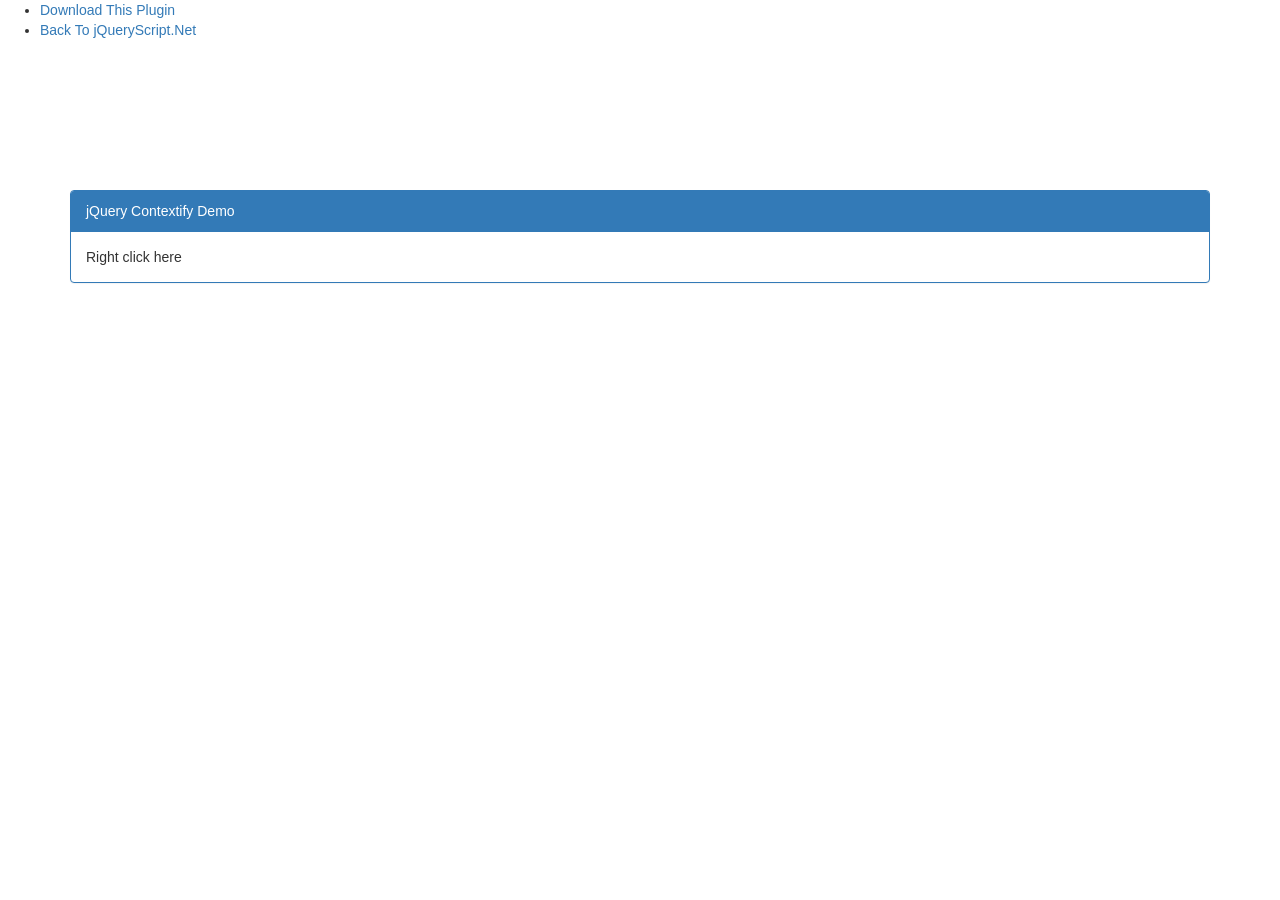
<file: Easy-Context-Menu-with-jQuery-Bootstrap-Contextify/index.html>
<!doctype html>
<html>
<head>
<meta charset="utf-8">
<meta http-equiv="X-UA-Compatible" content="IE=edge,chrome=1">
<meta name="viewport" content="width=device-width, initial-scale=1">
<!-- HTML5 shim and Respond.js for IE8 support of HTML5 elements and media queries -->
<!-- WARNING: Respond.js doesn't work if you view the page via file:// -->
<!--[if lt IE 9]>
  <script src="https://oss.maxcdn.com/html5shiv/3.7.2/html5shiv.min.js"></script>
  <script src="https://oss.maxcdn.com/respond/1.4.2/respond.min.js"></script>
<![endif]-->
<title>jQuery Contextify Demo</title>
<link href="http://www.jqueryscript.net/css/jquerysctipttop.css" rel="stylesheet" type="text/css">
<link rel="stylesheet" href="http://netdna.bootstrapcdn.com/bootstrap/3.3.2/css/bootstrap.min.css">

</head>

<body>
<div id="jquery-script-menu">
<div class="jquery-script-center">
<ul>
<li><a href="http://www.jqueryscript.net/menu/Easy-Context-Menu-with-jQuery-Bootstrap-Contextify.html">Download This Plugin</a></li>
<li><a href="http://www.jqueryscript.net/">Back To jQueryScript.Net</a></li>
</ul>
<div class="jquery-script-ads"><script type="text/javascript"><!--
google_ad_client = "ca-pub-2783044520727903";
/* jQuery_demo */
google_ad_slot = "2780937993";
google_ad_width = 728;
google_ad_height = 90;
//-->
</script>
<script type="text/javascript"
src="http://pagead2.googlesyndication.com/pagead/show_ads.js">
</script></div>
<div class="jquery-script-clear"></div>
</div>
</div>
<div class="container" style="margin-top:150px;">
<div class="panel panel-primary">
  <div class="panel-heading">jQuery Contextify Demo</div>
  <div class="panel-body">
    Right click here
  </div>
</div>
</div>
<script src="http://ajax.googleapis.com/ajax/libs/jquery/1.11.2/jquery.min.js"></script>
<script src="src/jquery.contextify.js"></script>
<script>
var options = {items:[
  {header: 'Context Menu'},
  {text: 'First Link', href: '#'},
  {text: 'Second Link', onclick: function() {}},
  {text: 'Third Link', onclick: function() {}},
  {text: 'Fourth Link', onclick: function() {}},
  {divider: true},
  {text: 'More', href: '#'}
]}
$('.panel-body').contextify(options);
</script>

</body>
</html>
</file>
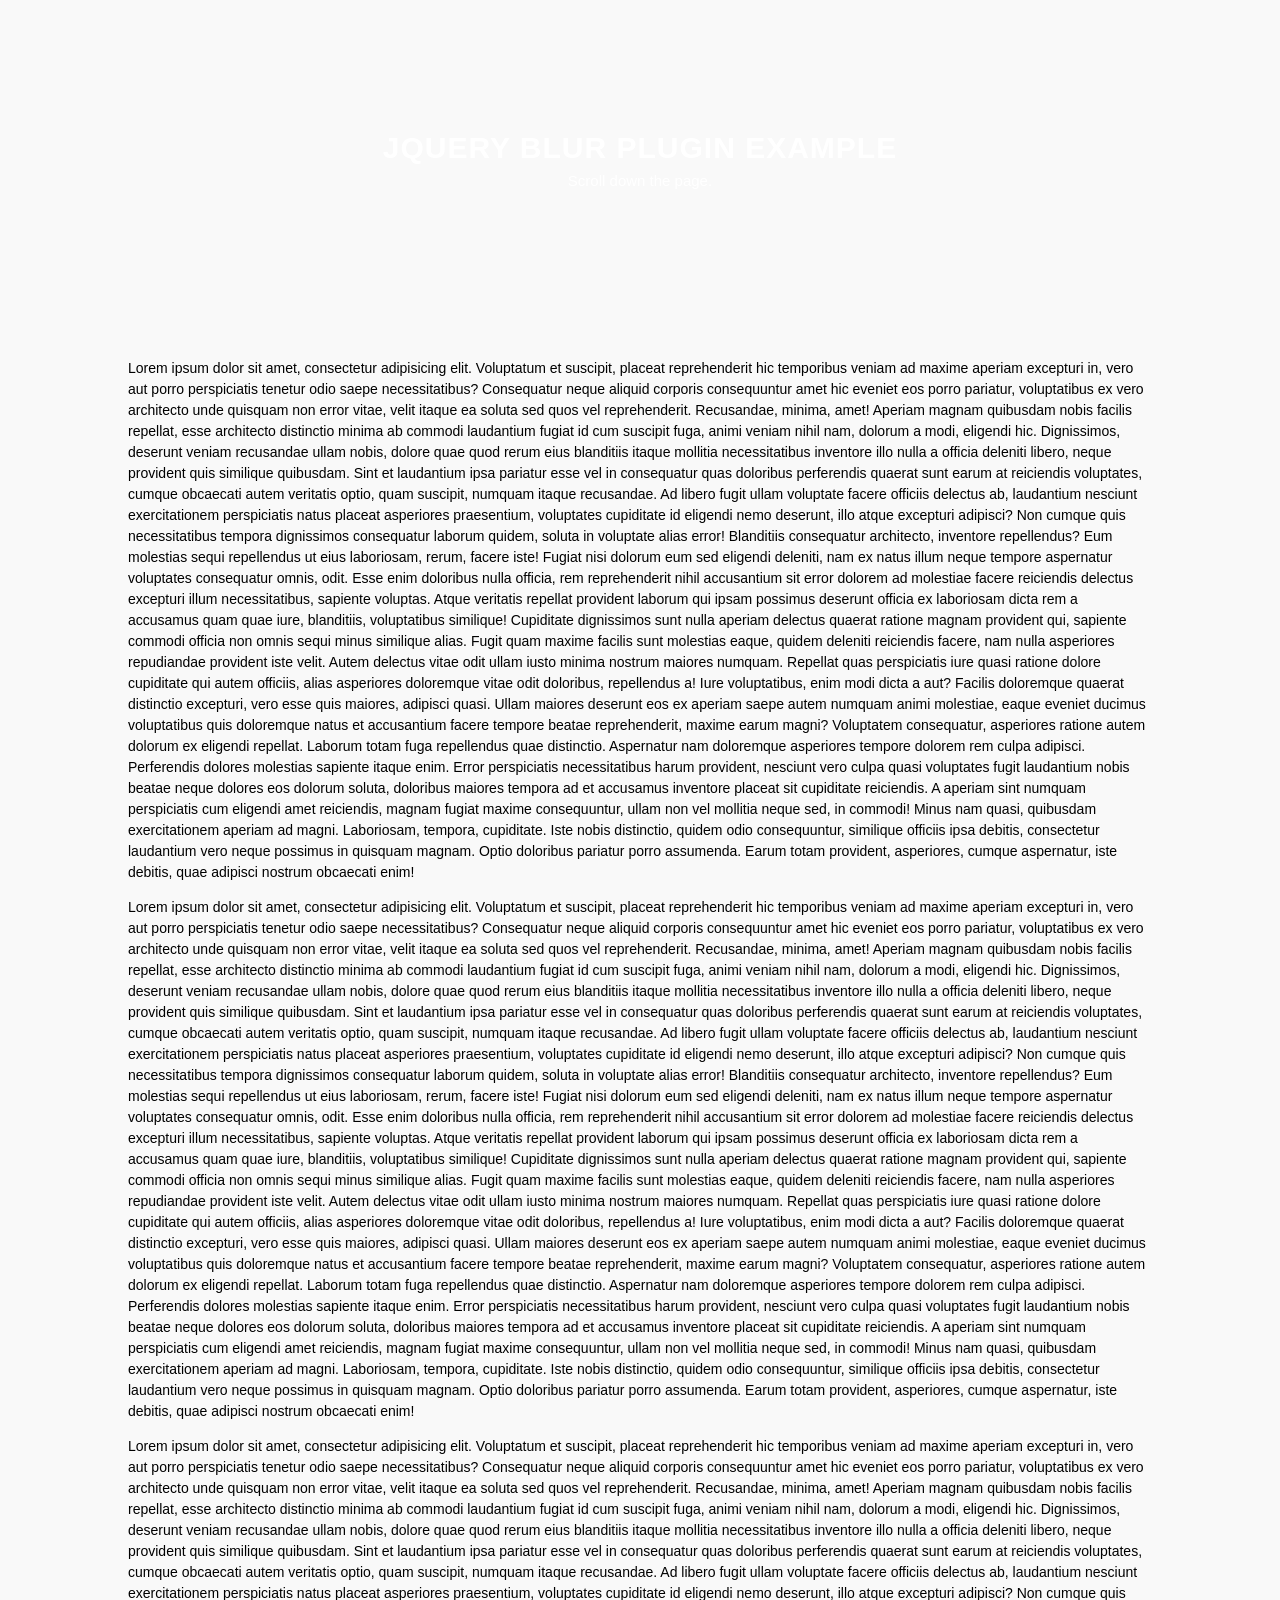
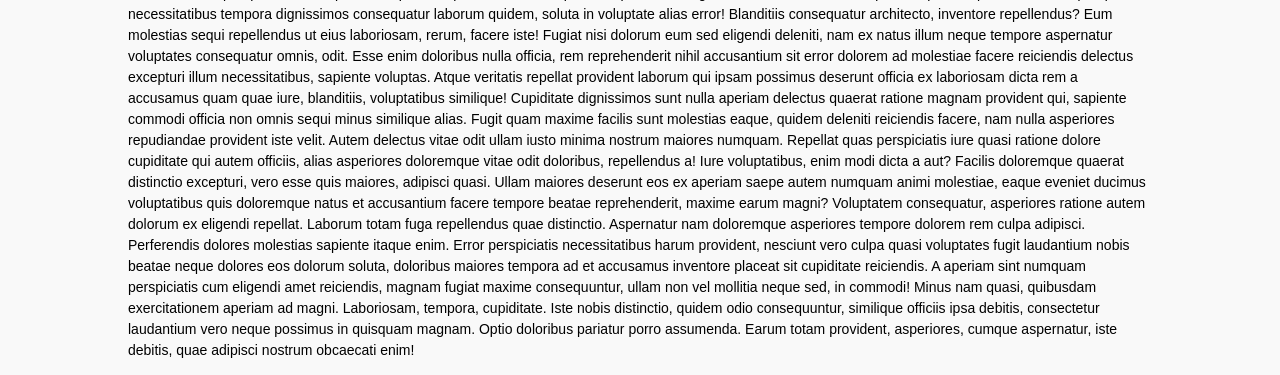
<file: html-element/index.html>
<!DOCTYPE html>
<html lang="en">
<head>
	<meta charset="UTF-8">
	<title>jQuery Blur Plugin Example</title>
<!-- SITE STYLES -->
	<link rel="stylesheet" href="css/styles.css">

</head>
<body>

	<div class="wrapper">
		
		<header class="top">
			<div class="innerWrapper">
				<div class="siteTitle">
					<h1>jQuery Blur Plugin Example</h1>
					<p>Scroll down the page.</p>
				</div> <!--END .siteTitle-->
			</div> <!--END .innerWrapper-->
		</header> <!--END header.top-->

		<section class="main">
			<div class="innerWrapper">
            <div class="jquery-script-ads"><script type="text/javascript"><!--
google_ad_client = "ca-pub-2783044520727903";
/* jQuery_demo */
google_ad_slot = "2780937993";
google_ad_width = 728;
google_ad_height = 90;
//-->
</script>
<script type="text/javascript"
src="http://pagead2.googlesyndication.com/pagead/show_ads.js">
</script></div>
				<p>Lorem ipsum dolor sit amet, consectetur adipisicing elit. Voluptatum et suscipit, placeat reprehenderit hic temporibus veniam ad maxime aperiam excepturi in, vero aut porro perspiciatis tenetur odio saepe necessitatibus? Consequatur neque aliquid corporis consequuntur amet hic eveniet eos porro pariatur, voluptatibus ex vero architecto unde quisquam non error vitae, velit itaque ea soluta sed quos vel reprehenderit. Recusandae, minima, amet! Aperiam magnam quibusdam nobis facilis repellat, esse architecto distinctio minima ab commodi laudantium fugiat id cum suscipit fuga, animi veniam nihil nam, dolorum a modi, eligendi hic. Dignissimos, deserunt veniam recusandae ullam nobis, dolore quae quod rerum eius blanditiis itaque mollitia necessitatibus inventore illo nulla a officia deleniti libero, neque provident quis similique quibusdam. Sint et laudantium ipsa pariatur esse vel in consequatur quas doloribus perferendis quaerat sunt earum at reiciendis voluptates, cumque obcaecati autem veritatis optio, quam suscipit, numquam itaque recusandae. Ad libero fugit ullam voluptate facere officiis delectus ab, laudantium nesciunt exercitationem perspiciatis natus placeat asperiores praesentium, voluptates cupiditate id eligendi nemo deserunt, illo atque excepturi adipisci? Non cumque quis necessitatibus tempora dignissimos consequatur laborum quidem, soluta in voluptate alias error! Blanditiis consequatur architecto, inventore repellendus? Eum molestias sequi repellendus ut eius laboriosam, rerum, facere iste! Fugiat nisi dolorum eum sed eligendi deleniti, nam ex natus illum neque tempore aspernatur voluptates consequatur omnis, odit. Esse enim doloribus nulla officia, rem reprehenderit nihil accusantium sit error dolorem ad molestiae facere reiciendis delectus excepturi illum necessitatibus, sapiente voluptas. Atque veritatis repellat provident laborum qui ipsam possimus deserunt officia ex laboriosam dicta rem a accusamus quam quae iure, blanditiis, voluptatibus similique! Cupiditate dignissimos sunt nulla aperiam delectus quaerat ratione magnam provident qui, sapiente commodi officia non omnis sequi minus similique alias. Fugit quam maxime facilis sunt molestias eaque, quidem deleniti reiciendis facere, nam nulla asperiores repudiandae provident iste velit. Autem delectus vitae odit ullam iusto minima nostrum maiores numquam. Repellat quas perspiciatis iure quasi ratione dolore cupiditate qui autem officiis, alias asperiores doloremque vitae odit doloribus, repellendus a! Iure voluptatibus, enim modi dicta a aut? Facilis doloremque quaerat distinctio excepturi, vero esse quis maiores, adipisci quasi. Ullam maiores deserunt eos ex aperiam saepe autem numquam animi molestiae, eaque eveniet ducimus voluptatibus quis doloremque natus et accusantium facere tempore beatae reprehenderit, maxime earum magni? Voluptatem consequatur, asperiores ratione autem dolorum ex eligendi repellat. Laborum totam fuga repellendus quae distinctio. Aspernatur nam doloremque asperiores tempore dolorem rem culpa adipisci. Perferendis dolores molestias sapiente itaque enim. Error perspiciatis necessitatibus harum provident, nesciunt vero culpa quasi voluptates fugit laudantium nobis beatae neque dolores eos dolorum soluta, doloribus maiores tempora ad et accusamus inventore placeat sit cupiditate reiciendis. A aperiam sint numquam perspiciatis cum eligendi amet reiciendis, magnam fugiat maxime consequuntur, ullam non vel mollitia neque sed, in commodi! Minus nam quasi, quibusdam exercitationem aperiam ad magni. Laboriosam, tempora, cupiditate. Iste nobis distinctio, quidem odio consequuntur, similique officiis ipsa debitis, consectetur laudantium vero neque possimus in quisquam magnam. Optio doloribus pariatur porro assumenda. Earum totam provident, asperiores, cumque aspernatur, iste debitis, quae adipisci nostrum obcaecati enim!
				</p>
                <p>Lorem ipsum dolor sit amet, consectetur adipisicing elit. Voluptatum et suscipit, placeat reprehenderit hic temporibus veniam ad maxime aperiam excepturi in, vero aut porro perspiciatis tenetur odio saepe necessitatibus? Consequatur neque aliquid corporis consequuntur amet hic eveniet eos porro pariatur, voluptatibus ex vero architecto unde quisquam non error vitae, velit itaque ea soluta sed quos vel reprehenderit. Recusandae, minima, amet! Aperiam magnam quibusdam nobis facilis repellat, esse architecto distinctio minima ab commodi laudantium fugiat id cum suscipit fuga, animi veniam nihil nam, dolorum a modi, eligendi hic. Dignissimos, deserunt veniam recusandae ullam nobis, dolore quae quod rerum eius blanditiis itaque mollitia necessitatibus inventore illo nulla a officia deleniti libero, neque provident quis similique quibusdam. Sint et laudantium ipsa pariatur esse vel in consequatur quas doloribus perferendis quaerat sunt earum at reiciendis voluptates, cumque obcaecati autem veritatis optio, quam suscipit, numquam itaque recusandae. Ad libero fugit ullam voluptate facere officiis delectus ab, laudantium nesciunt exercitationem perspiciatis natus placeat asperiores praesentium, voluptates cupiditate id eligendi nemo deserunt, illo atque excepturi adipisci? Non cumque quis necessitatibus tempora dignissimos consequatur laborum quidem, soluta in voluptate alias error! Blanditiis consequatur architecto, inventore repellendus? Eum molestias sequi repellendus ut eius laboriosam, rerum, facere iste! Fugiat nisi dolorum eum sed eligendi deleniti, nam ex natus illum neque tempore aspernatur voluptates consequatur omnis, odit. Esse enim doloribus nulla officia, rem reprehenderit nihil accusantium sit error dolorem ad molestiae facere reiciendis delectus excepturi illum necessitatibus, sapiente voluptas. Atque veritatis repellat provident laborum qui ipsam possimus deserunt officia ex laboriosam dicta rem a accusamus quam quae iure, blanditiis, voluptatibus similique! Cupiditate dignissimos sunt nulla aperiam delectus quaerat ratione magnam provident qui, sapiente commodi officia non omnis sequi minus similique alias. Fugit quam maxime facilis sunt molestias eaque, quidem deleniti reiciendis facere, nam nulla asperiores repudiandae provident iste velit. Autem delectus vitae odit ullam iusto minima nostrum maiores numquam. Repellat quas perspiciatis iure quasi ratione dolore cupiditate qui autem officiis, alias asperiores doloremque vitae odit doloribus, repellendus a! Iure voluptatibus, enim modi dicta a aut? Facilis doloremque quaerat distinctio excepturi, vero esse quis maiores, adipisci quasi. Ullam maiores deserunt eos ex aperiam saepe autem numquam animi molestiae, eaque eveniet ducimus voluptatibus quis doloremque natus et accusantium facere tempore beatae reprehenderit, maxime earum magni? Voluptatem consequatur, asperiores ratione autem dolorum ex eligendi repellat. Laborum totam fuga repellendus quae distinctio. Aspernatur nam doloremque asperiores tempore dolorem rem culpa adipisci. Perferendis dolores molestias sapiente itaque enim. Error perspiciatis necessitatibus harum provident, nesciunt vero culpa quasi voluptates fugit laudantium nobis beatae neque dolores eos dolorum soluta, doloribus maiores tempora ad et accusamus inventore placeat sit cupiditate reiciendis. A aperiam sint numquam perspiciatis cum eligendi amet reiciendis, magnam fugiat maxime consequuntur, ullam non vel mollitia neque sed, in commodi! Minus nam quasi, quibusdam exercitationem aperiam ad magni. Laboriosam, tempora, cupiditate. Iste nobis distinctio, quidem odio consequuntur, similique officiis ipsa debitis, consectetur laudantium vero neque possimus in quisquam magnam. Optio doloribus pariatur porro assumenda. Earum totam provident, asperiores, cumque aspernatur, iste debitis, quae adipisci nostrum obcaecati enim!
				</p><p>Lorem ipsum dolor sit amet, consectetur adipisicing elit. Voluptatum et suscipit, placeat reprehenderit hic temporibus veniam ad maxime aperiam excepturi in, vero aut porro perspiciatis tenetur odio saepe necessitatibus? Consequatur neque aliquid corporis consequuntur amet hic eveniet eos porro pariatur, voluptatibus ex vero architecto unde quisquam non error vitae, velit itaque ea soluta sed quos vel reprehenderit. Recusandae, minima, amet! Aperiam magnam quibusdam nobis facilis repellat, esse architecto distinctio minima ab commodi laudantium fugiat id cum suscipit fuga, animi veniam nihil nam, dolorum a modi, eligendi hic. Dignissimos, deserunt veniam recusandae ullam nobis, dolore quae quod rerum eius blanditiis itaque mollitia necessitatibus inventore illo nulla a officia deleniti libero, neque provident quis similique quibusdam. Sint et laudantium ipsa pariatur esse vel in consequatur quas doloribus perferendis quaerat sunt earum at reiciendis voluptates, cumque obcaecati autem veritatis optio, quam suscipit, numquam itaque recusandae. Ad libero fugit ullam voluptate facere officiis delectus ab, laudantium nesciunt exercitationem perspiciatis natus placeat asperiores praesentium, voluptates cupiditate id eligendi nemo deserunt, illo atque excepturi adipisci? Non cumque quis necessitatibus tempora dignissimos consequatur laborum quidem, soluta in voluptate alias error! Blanditiis consequatur architecto, inventore repellendus? Eum molestias sequi repellendus ut eius laboriosam, rerum, facere iste! Fugiat nisi dolorum eum sed eligendi deleniti, nam ex natus illum neque tempore aspernatur voluptates consequatur omnis, odit. Esse enim doloribus nulla officia, rem reprehenderit nihil accusantium sit error dolorem ad molestiae facere reiciendis delectus excepturi illum necessitatibus, sapiente voluptas. Atque veritatis repellat provident laborum qui ipsam possimus deserunt officia ex laboriosam dicta rem a accusamus quam quae iure, blanditiis, voluptatibus similique! Cupiditate dignissimos sunt nulla aperiam delectus quaerat ratione magnam provident qui, sapiente commodi officia non omnis sequi minus similique alias. Fugit quam maxime facilis sunt molestias eaque, quidem deleniti reiciendis facere, nam nulla asperiores repudiandae provident iste velit. Autem delectus vitae odit ullam iusto minima nostrum maiores numquam. Repellat quas perspiciatis iure quasi ratione dolore cupiditate qui autem officiis, alias asperiores doloremque vitae odit doloribus, repellendus a! Iure voluptatibus, enim modi dicta a aut? Facilis doloremque quaerat distinctio excepturi, vero esse quis maiores, adipisci quasi. Ullam maiores deserunt eos ex aperiam saepe autem numquam animi molestiae, eaque eveniet ducimus voluptatibus quis doloremque natus et accusantium facere tempore beatae reprehenderit, maxime earum magni? Voluptatem consequatur, asperiores ratione autem dolorum ex eligendi repellat. Laborum totam fuga repellendus quae distinctio. Aspernatur nam doloremque asperiores tempore dolorem rem culpa adipisci. Perferendis dolores molestias sapiente itaque enim. Error perspiciatis necessitatibus harum provident, nesciunt vero culpa quasi voluptates fugit laudantium nobis beatae neque dolores eos dolorum soluta, doloribus maiores tempora ad et accusamus inventore placeat sit cupiditate reiciendis. A aperiam sint numquam perspiciatis cum eligendi amet reiciendis, magnam fugiat maxime consequuntur, ullam non vel mollitia neque sed, in commodi! Minus nam quasi, quibusdam exercitationem aperiam ad magni. Laboriosam, tempora, cupiditate. Iste nobis distinctio, quidem odio consequuntur, similique officiis ipsa debitis, consectetur laudantium vero neque possimus in quisquam magnam. Optio doloribus pariatur porro assumenda. Earum totam provident, asperiores, cumque aspernatur, iste debitis, quae adipisci nostrum obcaecati enim!
				</p>
			</div><!--END .innerWrapper-->

		</section> <!--END section.main-->

	</div> <!--END .wrapper-->
	
	<script src="https://ajax.googleapis.com/ajax/libs/jquery/2.1.3/jquery.min.js"></script>
	<script src="js/jquery.blurred.js"></script>
<script type="text/javascript">

  var _gaq = _gaq || [];
  _gaq.push(['_setAccount', 'UA-36251023-1']);
  _gaq.push(['_setDomainName', 'jqueryscript.net']);
  _gaq.push(['_trackPageview']);

  (function() {
    var ga = document.createElement('script'); ga.type = 'text/javascript'; ga.async = true;
    ga.src = ('https:' == document.location.protocol ? 'https://ssl' : 'http://www') + '.google-analytics.com/ga.js';
    var s = document.getElementsByTagName('script')[0]; s.parentNode.insertBefore(ga, s);
  })();

</script>

</body>
</html>
</file>
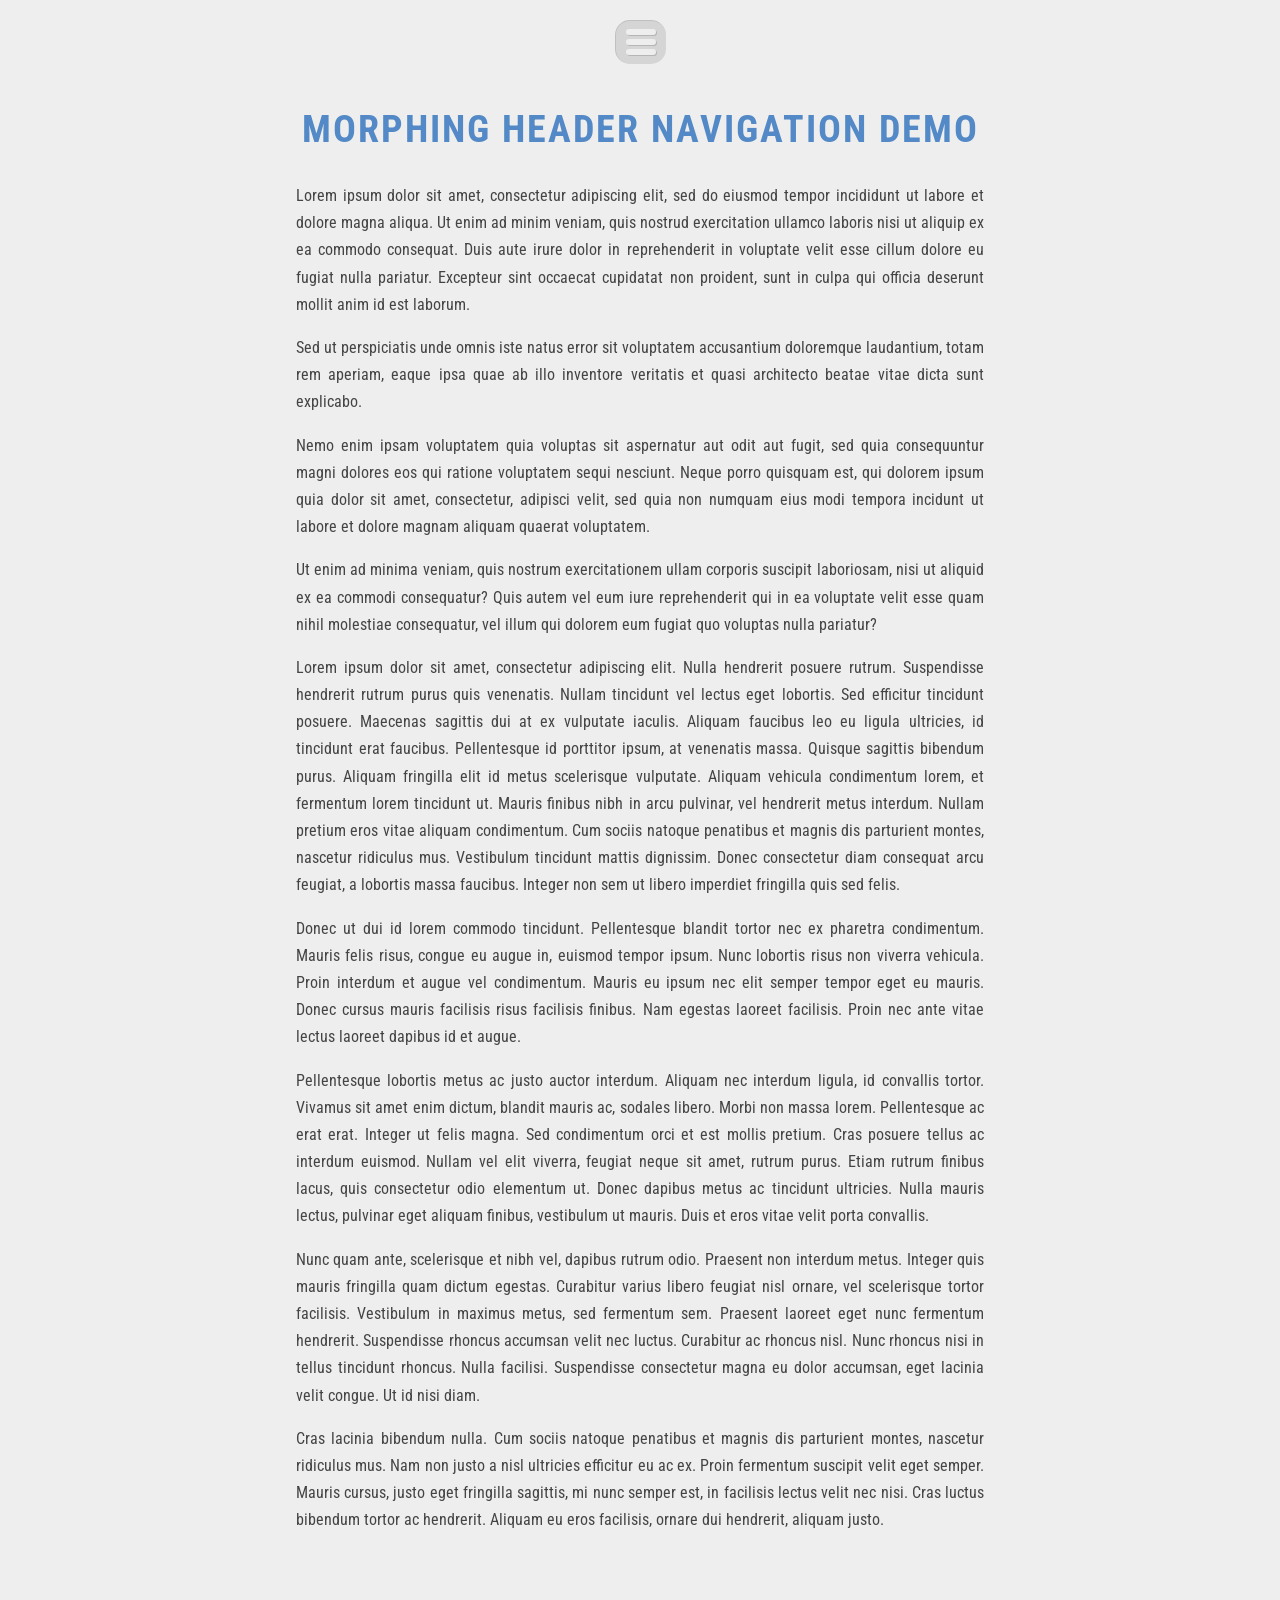
<file: Morphing-Header-Navigation-with-jQuery-CSS3/index.html>
<!doctype html>
<html>
<head>
<meta charset="utf-8">
<title>Morphing Header Navigation Demo</title>
<link href='http://fonts.googleapis.com/css?family=Roboto+Condensed' rel='stylesheet' type='text/css'>
<style>body {
  background-color: #eee;
  text-align: center;
  margin: 0;
  padding:0;
  overflow-x: hidden;
}
body article {
  box-sizing: border-box;
  margin: 0 auto;
  max-width: 728px;
  padding: 20px 20px 50px;
}
body h1 {
  margin-top: 20px;
  text-transform: uppercase;
  color: #5289c6;
  font-size: 2.4em;
  line-height: 1.1;
  letter-spacing: 2px;
  font-family: 'Roboto Condensed', sans-serif;
}
body p {
  color: #444;
  font-family: 'Roboto Condensed', serif;
  line-height: 1.7;
  text-align: justify;
}

.burger {
  position: relative;
  margin-top: 20px;
  display: inline-block;
  width: 50px;
  height: 35px;
  background-color: rgba(0, 0, 0, 0.1);
  border-top: 1px solid rgba(0, 0, 0, 0.1);
  border-left: 1px solid rgba(0, 0, 0, 0.1);
  border-radius: 15px;
  padding: 4px 0;
  -webkit-transition: all 200ms cubic-bezier(0.455, 0.03, 0.515, 0.955);
  -moz-transition: all 200ms cubic-bezier(0.455, 0.03, 0.515, 0.955);
  -o-transition: all 200ms cubic-bezier(0.455, 0.03, 0.515, 0.955);
  transition: all 200ms cubic-bezier(0.455, 0.03, 0.515, 0.955);
}
.burger:hover {
  background-color: #5289c6;
}
.burger.expand {
  margin-top: 0;
  padding: 24px 0 100px;
  width: 100%;
  border-radius: 0;
  background-color: #5289c6;
}

.line {
  display: block;
  position: absolute;
  height: 6px;
  width: 30px;
  left: 50%;
  top: 8px;
  margin-left: -15px;
  border-radius: 10px;
  box-sizing: content-box;
  -webkit-box-shadow: 1px 1px 0px 0px rgba(0, 0, 0, 0.15);
  -moz-box-shadow: 1px 1px 0px 0px rgba(0, 0, 0, 0.15);
  box-shadow: 1px 1px 0px 0px rgba(0, 0, 0, 0.15);
  background-color: #eee;
  -webkit-transition: all 200ms cubic-bezier(0.455, 0.03, 0.515, 0.955);
  -moz-transition: all 200ms cubic-bezier(0.455, 0.03, 0.515, 0.955);
  -o-transition: all 200ms cubic-bezier(0.455, 0.03, 0.515, 0.955);
  transition: all 200ms cubic-bezier(0.455, 0.03, 0.515, 0.955);
}
.line:nth-child(3) {
  top: 28px;
}
.line:nth-child(2) {
  top: 18px;
}

.expand .line {
  width: 40px;
  margin-left: -20px;
}
.expand .line:first-child {
  -ms-transform: rotate(45deg);
  -webkit-transform: rotate(45deg);
  transform: rotate(45deg);
  top: 40px;
}
.expand .line:nth-child(3) {
  -ms-transform: rotate(-45deg);
  -webkit-transform: rotate(-45deg);
  transform: rotate(-45deg);
  -webkit-box-shadow: -1px 0px 0px 0px rgba(0, 0, 0, 0.15);
  -moz-box-shadow: -1px 0px 0px 0px rgba(0, 0, 0, 0.15);
  box-shadow: -1px 0px 0px 0px rgba(0, 0, 0, 0.15);
  top: 40px;
}
.expand .line:nth-child(2) {
  opacity: 0;
  top: 40px;
}

nav {
  display: none;
  text-align: center;
  position: absolute;
  width: 100%;
  bottom: 35px;
}

ul {
  font-size: 1.1em;
  font-family: 'Roboto Condensed', sans-serif;
  list-style-type: none;
  text-transform: uppercase;
  letter-spacing: 2px;
  margin: 0;
  padding: 0;
}
ul li {
  color: white;
  display: inline-block;
  margin: 0 20px;
  -webkit-transition: all 200ms ease;
  -moz-transition: all 200ms ease;
  -o-transition: all 200ms ease;
  transition: all 200ms ease;
}
ul li:hover {
  cursor: pointer;
  color: #ccdff4;
}
</style>
</head>

<body>

<div class="burger">
  <span class="line"></span>
  <span class="line"></span>
  <span class="line"></span>
  <nav>
    <ul>
      <li>Home</li>
      <li>About</li>
      <li>Blog</li>
      <li>Contact</li>
    </ul>
  </nav>
</div>
<article>
  <h1>Morphing Header Navigation Demo</h1>
  <div class="jquery-script-ads"><script type="text/javascript"><!--
google_ad_client = "ca-pub-2783044520727903";
/* jQuery_demo */
google_ad_slot = "2780937993";
google_ad_width = 728;
google_ad_height = 90;
//-->
</script>
<script type="text/javascript"
src="http://pagead2.googlesyndication.com/pagead/show_ads.js">
</script></div>
  <p>Lorem ipsum dolor sit amet, consectetur adipiscing elit, sed do eiusmod tempor incididunt ut labore et dolore magna aliqua. Ut enim ad minim veniam, quis nostrud exercitation ullamco laboris nisi ut aliquip ex ea commodo consequat. Duis aute irure dolor in reprehenderit in voluptate velit esse cillum dolore eu fugiat nulla pariatur. Excepteur sint occaecat cupidatat non proident, sunt in culpa qui officia deserunt mollit anim id est laborum.</p>
  <p>Sed ut perspiciatis unde omnis iste natus error sit voluptatem accusantium doloremque laudantium, totam rem aperiam, eaque ipsa quae ab illo inventore veritatis et quasi architecto beatae vitae dicta sunt explicabo.</p> 
  <p>Nemo enim ipsam voluptatem quia voluptas sit aspernatur aut odit aut fugit, sed quia consequuntur magni dolores eos qui ratione voluptatem sequi nesciunt. Neque porro quisquam est, qui dolorem ipsum quia dolor sit amet, consectetur, adipisci velit, sed quia non numquam eius modi tempora incidunt ut labore et dolore magnam aliquam quaerat voluptatem. 
  </p>
  <p>Ut enim ad minima veniam, quis nostrum exercitationem ullam corporis suscipit laboriosam, nisi ut aliquid ex ea commodi consequatur? Quis autem vel eum iure reprehenderit qui in ea voluptate velit esse quam nihil molestiae consequatur, vel illum qui dolorem eum fugiat quo voluptas nulla pariatur?</p>
  <p>
Lorem ipsum dolor sit amet, consectetur adipiscing elit. Nulla hendrerit posuere rutrum. Suspendisse hendrerit rutrum purus quis venenatis. Nullam tincidunt vel lectus eget lobortis. Sed efficitur tincidunt posuere. Maecenas sagittis dui at ex vulputate iaculis. Aliquam faucibus leo eu ligula ultricies, id tincidunt erat faucibus. Pellentesque id porttitor ipsum, at venenatis massa. Quisque sagittis bibendum purus. Aliquam fringilla elit id metus scelerisque vulputate. Aliquam vehicula condimentum lorem, et fermentum lorem tincidunt ut. Mauris finibus nibh in arcu pulvinar, vel hendrerit metus interdum. Nullam pretium eros vitae aliquam condimentum. Cum sociis natoque penatibus et magnis dis parturient montes, nascetur ridiculus mus. Vestibulum tincidunt mattis dignissim. Donec consectetur diam consequat arcu feugiat, a lobortis massa faucibus. Integer non sem ut libero imperdiet fringilla quis sed felis.
</p>
<p>
Donec ut dui id lorem commodo tincidunt. Pellentesque blandit tortor nec ex pharetra condimentum. Mauris felis risus, congue eu augue in, euismod tempor ipsum. Nunc lobortis risus non viverra vehicula. Proin interdum et augue vel condimentum. Mauris eu ipsum nec elit semper tempor eget eu mauris. Donec cursus mauris facilisis risus facilisis finibus. Nam egestas laoreet facilisis. Proin nec ante vitae lectus laoreet dapibus id et augue.
</p>
<p>
Pellentesque lobortis metus ac justo auctor interdum. Aliquam nec interdum ligula, id convallis tortor. Vivamus sit amet enim dictum, blandit mauris ac, sodales libero. Morbi non massa lorem. Pellentesque ac erat erat. Integer ut felis magna. Sed condimentum orci et est mollis pretium. Cras posuere tellus ac interdum euismod. Nullam vel elit viverra, feugiat neque sit amet, rutrum purus. Etiam rutrum finibus lacus, quis consectetur odio elementum ut. Donec dapibus metus ac tincidunt ultricies. Nulla mauris lectus, pulvinar eget aliquam finibus, vestibulum ut mauris. Duis et eros vitae velit porta convallis.
</p>
<p>
Nunc quam ante, scelerisque et nibh vel, dapibus rutrum odio. Praesent non interdum metus. Integer quis mauris fringilla quam dictum egestas. Curabitur varius libero feugiat nisl ornare, vel scelerisque tortor facilisis. Vestibulum in maximus metus, sed fermentum sem. Praesent laoreet eget nunc fermentum hendrerit. Suspendisse rhoncus accumsan velit nec luctus. Curabitur ac rhoncus nisl. Nunc rhoncus nisi in tellus tincidunt rhoncus. Nulla facilisi. Suspendisse consectetur magna eu dolor accumsan, eget lacinia velit congue. Ut id nisi diam.
</p>
<p>
Cras lacinia bibendum nulla. Cum sociis natoque penatibus et magnis dis parturient montes, nascetur ridiculus mus. Nam non justo a nisl ultricies efficitur eu ac ex. Proin fermentum suscipit velit eget semper. Mauris cursus, justo eget fringilla sagittis, mi nunc semper est, in facilisis lectus velit nec nisi. Cras luctus bibendum tortor ac hendrerit. Aliquam eu eros facilisis, ornare dui hendrerit, aliquam justo.
</p>
</article>
<script src="http://ajax.googleapis.com/ajax/libs/jquery/2.1.3/jquery.min.js"></script>
<script>
$('.burger').on('click', function(){
  if( $(this).is('.expand')){
    $('nav').fadeOut('fast');
    $(this).delay(100).queue(function(){
      $(this).removeClass('expand').dequeue();
    });
  } else{
    $(this).delay(100).queue(function(){
      $(this).addClass('expand').dequeue();
    });
    $('nav').delay(200).fadeIn('fast');
  }
});
</script>
<script type="text/javascript">

  var _gaq = _gaq || [];
  _gaq.push(['_setAccount', 'UA-36251023-1']);
  _gaq.push(['_setDomainName', 'jqueryscript.net']);
  _gaq.push(['_trackPageview']);

  (function() {
    var ga = document.createElement('script'); ga.type = 'text/javascript'; ga.async = true;
    ga.src = ('https:' == document.location.protocol ? 'https://ssl' : 'http://www') + '.google-analytics.com/ga.js';
    var s = document.getElementsByTagName('script')[0]; s.parentNode.insertBefore(ga, s);
  })();

</script>

</body>
</html>
</file>
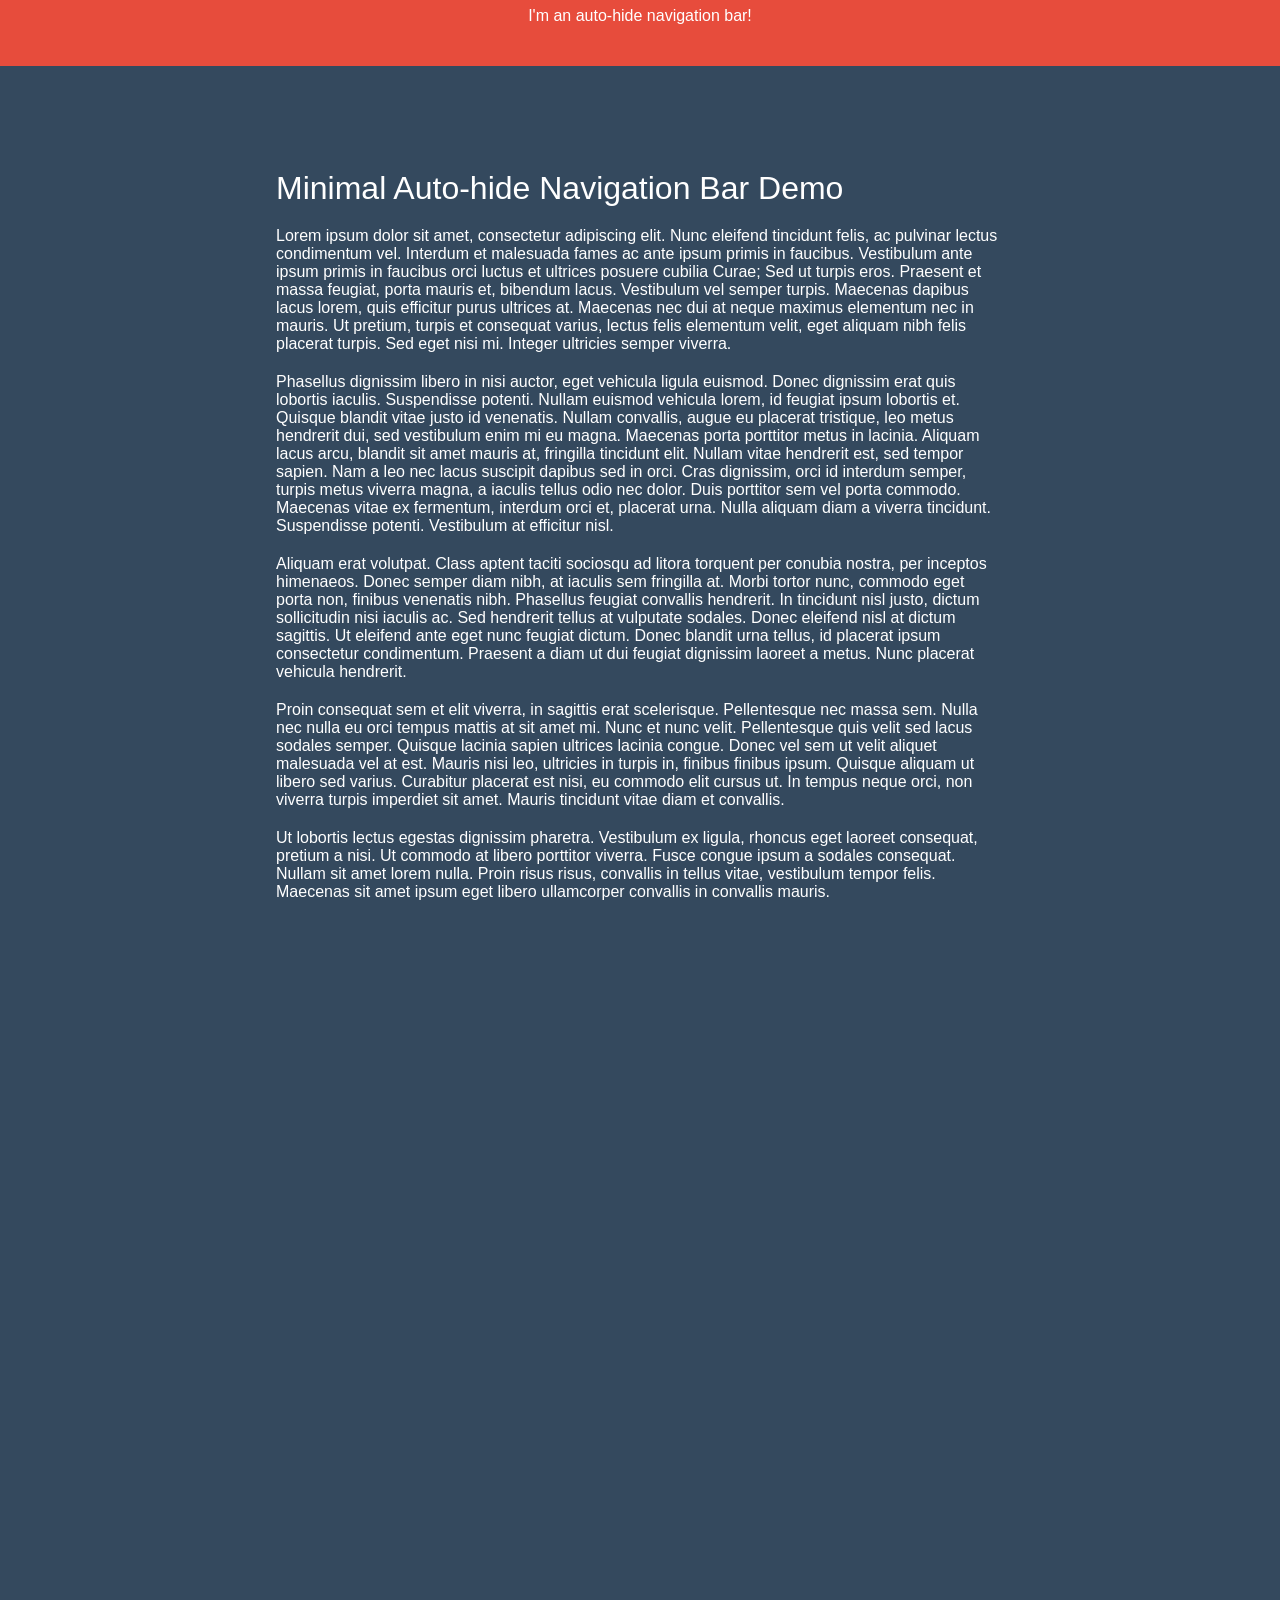
<file: Navigation-Bar/index.html>
<!doctype html>
<html>
<head>
<meta charset="utf-8">
<title>Minimal Auto-hide Navigation Bar Demo</title>
<style>
* {
 margin: 0px;
 padding: 0px;
 font-family: helvetica neue, helvetica, arial, sans-serif;
 font-weight: 200;
}
body { background-color:#34495E}
.nav {
  position: fixed;
  top: 0px;
  height: 100px;
  background: #E74C3C;
  left: 0px;
  right: 0px;
  text-align: center;
  color: #fff;
  line-height: 100px;
}

.content {
  height: 2000px;
  padding: 20px;
  color:#fff;
  width:728px;
  margin:150px auto;
}
.content p {
  margin: 20px 0;
}
</style>
</head>

<body>
<div class="nav">I'm an auto-hide navigation bar!</div>

<div class="content">
  <h1>Minimal Auto-hide Navigation Bar Demo</h1>
  <div class="jquery-script-ads"><script type="text/javascript"><!--
google_ad_client = "ca-pub-2783044520727903";
/* jQuery_demo */
google_ad_slot = "2780937993";
google_ad_width = 728;
google_ad_height = 90;
//-->
</script>
<script type="text/javascript"
src="http://pagead2.googlesyndication.com/pagead/show_ads.js">
</script></div>
  <p>Lorem ipsum dolor sit amet, consectetur adipiscing elit. Nunc eleifend tincidunt felis, ac pulvinar lectus condimentum vel. Interdum et malesuada fames ac ante ipsum primis in faucibus. Vestibulum ante ipsum primis in faucibus orci luctus et ultrices posuere cubilia Curae; Sed ut turpis eros. Praesent et massa feugiat, porta mauris et, bibendum lacus. Vestibulum vel semper turpis. Maecenas dapibus lacus lorem, quis efficitur purus ultrices at. Maecenas nec dui at neque maximus elementum nec in mauris. Ut pretium, turpis et consequat varius, lectus felis elementum velit, eget aliquam nibh felis placerat turpis. Sed eget nisi mi. Integer ultricies semper viverra.</p>
  <p>Phasellus dignissim libero in nisi auctor, eget vehicula ligula euismod. Donec dignissim erat quis lobortis iaculis. Suspendisse potenti. Nullam euismod vehicula lorem, id feugiat ipsum lobortis et. Quisque blandit vitae justo id venenatis. Nullam convallis, augue eu placerat tristique, leo metus hendrerit dui, sed vestibulum enim mi eu magna. Maecenas porta porttitor metus in lacinia. Aliquam lacus arcu, blandit sit amet mauris at, fringilla tincidunt elit. Nullam vitae hendrerit est, sed tempor sapien. Nam a leo nec lacus suscipit dapibus sed in orci. Cras dignissim, orci id interdum semper, turpis metus viverra magna, a iaculis tellus odio nec dolor. Duis porttitor sem vel porta commodo. Maecenas vitae ex fermentum, interdum orci et, placerat urna. Nulla aliquam diam a viverra tincidunt. Suspendisse potenti. Vestibulum at efficitur nisl.</p>
  <p>Aliquam erat volutpat. Class aptent taciti sociosqu ad litora torquent per conubia nostra, per inceptos himenaeos. Donec semper diam nibh, at iaculis sem fringilla at. Morbi tortor nunc, commodo eget porta non, finibus venenatis nibh. Phasellus feugiat convallis hendrerit. In tincidunt nisl justo, dictum sollicitudin nisi iaculis ac. Sed hendrerit tellus at vulputate sodales. Donec eleifend nisl at dictum sagittis. Ut eleifend ante eget nunc feugiat dictum. Donec blandit urna tellus, id placerat ipsum consectetur condimentum. Praesent a diam ut dui feugiat dignissim laoreet a metus. Nunc placerat vehicula hendrerit.</p>
  <p>Proin consequat sem et elit viverra, in sagittis erat scelerisque. Pellentesque nec massa sem. Nulla nec nulla eu orci tempus mattis at sit amet mi. Nunc et nunc velit. Pellentesque quis velit sed lacus sodales semper. Quisque lacinia sapien ultrices lacinia congue. Donec vel sem ut velit aliquet malesuada vel at est. Mauris nisi leo, ultricies in turpis in, finibus finibus ipsum. Quisque aliquam ut libero sed varius. Curabitur placerat est nisi, eu commodo elit cursus ut. In tempus neque orci, non viverra turpis imperdiet sit amet. Mauris tincidunt vitae diam et convallis.</p>
  <p>Ut lobortis lectus egestas dignissim pharetra. Vestibulum ex ligula, rhoncus eget laoreet consequat, pretium a nisi. Ut commodo at libero porttitor viverra. Fusce congue ipsum a sodales consequat. Nullam sit amet lorem nulla. Proin risus risus, convallis in tellus vitae, vestibulum tempor felis. Maecenas sit amet ipsum eget libero ullamcorper convallis in convallis mauris.</p>
</div>
<script src="http://code.jquery.com/jquery-1.11.1.min.js"></script>
<script>
$(function(){
  var prevScroll = 0,
      curDir = 'down',
      prevDir = 'up';
  
  $(window).scroll(function(){
    	if($(this).scrollTop() >= prevScroll){
          curDir = 'down';
          if(curDir != prevDir){
          $('.nav').stop();
    	  	$('.nav').animate({ top: '-100px' }, 300);
          prevDir = curDir;
          }
      } else {
          curDir = 'up';
          if(curDir != prevDir){
          $('.nav').stop();
          $('.nav').animate({ top: '0px' }, 300);
          prevDir = curDir;
          }
      }
      prevScroll = $(this).scrollTop();
  });
})
</script>
<script type="text/javascript">

  var _gaq = _gaq || [];
  _gaq.push(['_setAccount', 'UA-36251023-1']);
  _gaq.push(['_setDomainName', 'jqueryscript.net']);
  _gaq.push(['_trackPageview']);

  (function() {
    var ga = document.createElement('script'); ga.type = 'text/javascript'; ga.async = true;
    ga.src = ('https:' == document.location.protocol ? 'https://ssl' : 'http://www') + '.google-analytics.com/ga.js';
    var s = document.getElementsByTagName('script')[0]; s.parentNode.insertBefore(ga, s);
  })();

</script>

</body>
</html>
</file>
<file: html-element/css/styles.css>
article,aside,details,figcaption,figure,footer,header,hgroup,nav,section,summary{display:block;}audio,canvas,video{display:inline-block;}audio:not([controls]){display:none;height:0;}[hidden]{display:none;}html{font-family:sans-serif;-webkit-text-size-adjust:100%;-ms-text-size-adjust:100%;}a:focus{outline:thin dotted;}a:active,a:hover{outline:0;}h1{font-size:2em;}abbr[title]{border-bottom:1px dotted;}b,strong{font-weight:700;}dfn{font-style:italic;}mark{background:#ff0;color:#000;}code,kbd,pre,samp{font-family:monospace, serif;font-size:1em;}pre{white-space:pre-wrap;word-wrap:break-word;}q{quotes:\201C \201D \2018 \2019;}small{font-size:80%;}sub,sup{font-size:75%;line-height:0;position:relative;vertical-align:baseline;}sup{top:-.5em;}sub{bottom:-.25em;}img{border:0;}svg:not(:root){overflow:hidden;}fieldset{border:1px solid silver;margin:0 2px;padding:.35em .625em .75em;}button,input,select,textarea{font-family:inherit;font-size:100%;margin:0;}button,input{line-height:normal;}button,html input[type=button],/* 1 */
input[type=reset],input[type=submit]{-webkit-appearance:button;cursor:pointer;}button[disabled],input[disabled]{cursor:default;}input[type=checkbox],input[type=radio]{box-sizing:border-box;padding:0;}input[type=search]{-webkit-appearance:textfield;-moz-box-sizing:content-box;-webkit-box-sizing:content-box;box-sizing:content-box;}input[type=search]::-webkit-search-cancel-button,input[type=search]::-webkit-search-decoration{-webkit-appearance:none;}textarea{overflow:auto;vertical-align:top;}table{border-collapse:collapse;border-spacing:0;}body,figure{margin:0;}legend,button::-moz-focus-inner,input::-moz-focus-inner{border:0;padding:0;}

.clearfix:after {visibility: hidden; display: block; font-size: 0; content: " "; clear: both; height: 0; }

* { -moz-box-sizing: border-box; -webkit-box-sizing: border-box; box-sizing: border-box; }

html {
	font-size: 10px;
}

body {
	background-color: #f9f9f9;
	line-height: 1.5;
	font-size: 1.4rem;
}

img {
	max-width: 100%;
}

a:focus {
	outline: none;
}

a {
	text-decoration: none;
}

.innerWrapper {
	max-width: 1200px;
	width: 80%;
	margin: 0 auto;
}

/* === H E A D E R === */

header.top {
	background-image: url("https://unsplash.it/1700/1100?image=623");
	background-attachment: fixed;
	background-size: cover;
	background-position: bottom center;

	margin-bottom: 40px;

}

.siteTitle {
	width: 90%;
	margin: 0 auto;
	padding: 125px;

	text-align: center;
}

	.siteTitle h1 {
		font-size: 3rem;
		margin: 0;
		color: #fff;
		text-transform: uppercase;
		letter-spacing: 1px;
	}

	.siteTitle p {
		margin: 0;
		font-size: 1.5rem;
		color: #fff;
		text-align: center;
	}
</file>
<file: content-filtering/style.css>
/*=================================
=            Normalize            =
=================================*/
article, aside, details, figcaption, figure, footer, header, hgroup, nav, section, summary {
  display: block; }

audio, canvas, video {
  display: inline-block; }

audio:not([controls]) {
  display: none;
  height: 0; }

[hidden] {
  display: none; }

html {
  font-family: sans-serif;
  -webkit-text-size-adjust: 100%;
  -ms-text-size-adjust: 100%; }

a:focus {
  outline: thin dotted; }

a:active, a:hover {
  outline: 0; }

h1 {
  font-size: 2em; }

abbr[title] {
  border-bottom: 1px dotted; }

b, strong {
  font-weight: 700; }

dfn {
  font-style: italic; }

mark {
  background: #ff0;
  color: #000; }

code, kbd, pre, samp {
  font-family: monospace, serif;
  font-size: 1em; }

pre {
  white-space: pre-wrap;
  word-wrap: break-word; }

q {
  quotes: \201C \201D \2018 \2019; }

small {
  font-size: 80%; }

sub, sup {
  font-size: 75%;
  line-height: 0;
  position: relative;
  vertical-align: baseline; }

sup {
  top: -.5em; }

sub {
  bottom: -.25em; }

img {
  border: 0; }

svg:not(:root) {
  overflow: hidden; }

fieldset {
  border: 1px solid silver;
  margin: 0 2px;
  padding: .35em .625em .75em; }

button, input, select, textarea {
  font-family: inherit;
  font-size: 100%;
  margin: 0; }

button, input {
  line-height: normal; }

button, html input[type=button], input[type=reset], input[type=submit] {
  -webkit-appearance: button;
  cursor: pointer; }

button[disabled], input[disabled] {
  cursor: default; }

input[type=checkbox], input[type=radio] {
  box-sizing: border-box;
  padding: 0; }

input[type=search] {
  -webkit-appearance: textfield;
  box-sizing: content-box; }

input[type=search]::-webkit-search-cancel-button, input[type=search]::-webkit-search-decoration {
  -webkit-appearance: none; }

textarea {
  overflow: auto;
  vertical-align: top; }

table {
  border-collapse: collapse;
  border-spacing: 0; }

body, figure {
  margin: 0; }

legend, button::-moz-focus-inner, input::-moz-focus-inner {
  border: 0;
  padding: 0; }

.clearfix:after {
  visibility: hidden;
  display: block;
  font-size: 0;
  content: " ";
  clear: both;
  height: 0; }

* {
  box-sizing: border-box; }

/*-----  End of Normalize  ------*/
/*====================================
=            Basic Styles            =
====================================*/
body {
  font-family: 'Source Sans Pro', sans-serif;
  padding: 2em;
  font-size: 1.2rem;
  line-height: 1.8rem;
  font-weight: 300;
  background: rgba(224, 214, 227, 0.21);
  color: #333; }

h1, h2, h3, h4, h5, h6 {
  text-transform: uppercase;
  text-align: center;
  color: #222;
  font-weight: 400; }

h1 {
  font-size: 2rem;
  line-height: 2.8rem; }

.intro {
  text-align: center; }

a {
  text-decoration: none;
  color: #333;
  border-bottom: 2px solid #6096c9; }
  a:hover {
    background: rgba(96, 150, 201, 0.3); }

button {
  text-decoration: none;
  color: #333;
  border: 2px solid #6096c9;
  padding: 7px;
  background: white; }
  button:hover {
    background: rgba(96, 150, 201, 0.3); }

img {
  max-width: 100%;
  height: auto; }

.wrapper {
  width: 100%; }

.container {
  width: 70%;
  margin: 0 auto; }
  @media all and (max-width: 1075px) {
    .container {
      width: 90%; } }
  @media all and (max-width: 400px) {
    .container {
      width: 100%; } }

/*-----  End of Basic Styles  ------*/
.filterableItem {
  display: inline-block;
  float: left;
  max-width: 33%;
  padding: 0.7em; }
  @media all and (max-width: 1150px) {
    .filterableItem {
      margin: 0.25em 0 0.25em 0;
      max-width: 50%; } }
  @media all and (max-width: 700px) {
    .filterableItem {
      margin: 0.25em 0 0.25em 0;
      max-width: 100%; } }

/*-----  End of Filter Content Styles  ------*/
span.legend {
  text-transform: uppercase;
  font-weight: 400; }

ul.filterControls {
  margin: 0 0 0 0;
  list-style-type: none;
  -webkit-margin-before: 0em;
  -webkit-margin-after: 0em;
  -webkit-margin-start: 0px;
  -webkit-margin-end: 0px;
  -webkit-padding-start: 0px;
  padding: 0 0 0 0; }
  ul.filterControls li {
    display: inline-block;
    float: left;
    padding: 1em; }

/*-----  End of Filter Nav  ------*/
/*===================================
=            Animate.css            =
===================================*/
/*!
Animate.css - http://daneden.me/animate
Licensed under the MIT license - http://opensource.org/licenses/MIT

Copyright (c) 2014 Daniel Eden
*/
.animated {
  -webkit-animation-duration: 1s;
  animation-duration: 1s;
  -webkit-animation-fill-mode: both;
  animation-fill-mode: both; }

.animated.infinite {
  -webkit-animation-iteration-count: infinite;
  animation-iteration-count: infinite; }

.animated.hinge {
  -webkit-animation-duration: 2s;
  animation-duration: 2s; }

/*-----  End of Animate.css  ------*/
/*==================================
=            Animations            =
==================================*/
/**
*
* Transition: Show
*
**/
@-webkit-keyframes itemTransition {
  0% {
    opacity: 0; }

  100% {
    opacity: 1; } }

@keyframes itemTransition {
  0% {
    opacity: 0; }

  100% {
    opacity: 1; } }

.itemTransition {
  -webkit-animation-name: itemTransition;
  animation-name: itemTransition; }

/*-----  End of Animations  ------*/
@-webkit-keyframes itemTransitionUp {
  0% {
    opacity: 0;
    -webkit-transform: translate3d(0, 100%, 0);
    transform: translate3d(0, 100%, 0); }

  100% {
    opacity: 1;
    -webkit-transform: none;
    transform: none; } }

@keyframes itemTransitionUp {
  0% {
    opacity: 0;
    -webkit-transform: translate3d(0, 100%, 0);
    transform: translate3d(0, 100%, 0); }

  100% {
    opacity: 1;
    -webkit-transform: none;
    transform: none; } }

.itemTransitionUp {
  -webkit-animation-name: itemTransitionUp;
  animation-name: itemTransitionUp; }
</file>
<file: dialog-box/demo/libs/default.min.css>
.hljs{display:block;overflow-x:auto;padding:0.5em;background:#f0f0f0;-webkit-text-size-adjust:none}.hljs,.hljs-subst,.hljs-tag .hljs-title,.nginx .hljs-title{color:black}.hljs-string,.hljs-title,.hljs-constant,.hljs-parent,.hljs-tag .hljs-value,.hljs-rules .hljs-value,.hljs-preprocessor,.hljs-pragma,.haml .hljs-symbol,.ruby .hljs-symbol,.ruby .hljs-symbol .hljs-string,.hljs-template_tag,.django .hljs-variable,.smalltalk .hljs-class,.hljs-addition,.hljs-flow,.hljs-stream,.bash .hljs-variable,.apache .hljs-tag,.apache .hljs-cbracket,.tex .hljs-command,.tex .hljs-special,.erlang_repl .hljs-function_or_atom,.asciidoc .hljs-header,.markdown .hljs-header,.coffeescript .hljs-attribute{color:#800}.smartquote,.hljs-comment,.hljs-annotation,.hljs-template_comment,.diff .hljs-header,.hljs-chunk,.asciidoc .hljs-blockquote,.markdown .hljs-blockquote{color:#888}.hljs-number,.hljs-date,.hljs-regexp,.hljs-literal,.hljs-hexcolor,.smalltalk .hljs-symbol,.smalltalk .hljs-char,.go .hljs-constant,.hljs-change,.lasso .hljs-variable,.makefile .hljs-variable,.asciidoc .hljs-bullet,.markdown .hljs-bullet,.asciidoc .hljs-link_url,.markdown .hljs-link_url{color:#080}.hljs-label,.hljs-javadoc,.ruby .hljs-string,.hljs-decorator,.hljs-filter .hljs-argument,.hljs-localvars,.hljs-array,.hljs-attr_selector,.hljs-important,.hljs-pseudo,.hljs-pi,.haml .hljs-bullet,.hljs-doctype,.hljs-deletion,.hljs-envvar,.hljs-shebang,.apache .hljs-sqbracket,.nginx .hljs-built_in,.tex .hljs-formula,.erlang_repl .hljs-reserved,.hljs-prompt,.asciidoc .hljs-link_label,.markdown .hljs-link_label,.vhdl .hljs-attribute,.clojure .hljs-attribute,.asciidoc .hljs-attribute,.lasso .hljs-attribute,.coffeescript .hljs-property,.hljs-phony{color:#88f}.hljs-keyword,.hljs-id,.hljs-title,.hljs-built_in,.css .hljs-tag,.hljs-javadoctag,.hljs-phpdoc,.hljs-dartdoc,.hljs-yardoctag,.smalltalk .hljs-class,.hljs-winutils,.bash .hljs-variable,.apache .hljs-tag,.hljs-type,.hljs-typename,.tex .hljs-command,.asciidoc .hljs-strong,.markdown .hljs-strong,.hljs-request,.hljs-status{font-weight:bold}.asciidoc .hljs-emphasis,.markdown .hljs-emphasis{font-style:italic}.nginx .hljs-built_in{font-weight:normal}.coffeescript .javascript,.javascript .xml,.lasso .markup,.tex .hljs-formula,.xml .javascript,.xml .vbscript,.xml .css,.xml .hljs-cdata{opacity:0.5}
</file>
<file: dialog-box/demo/demo.min.css>
body {
    background: #fff;
    font-family: "Segoe UI",Frutiger,"Frutiger Linotype","Dejavu Sans","Helvetica Neue",Arial,sans-serif
}

.craftpip-logo {
    background-image: url(logo-name.svg);
    -webkit-background-size: contain;
    background-size: contain;
    background-position: center;
    width: 130px;
    display: block;
    height: 20px
}

kbd.blue {
    background-color: #2980B9;
    font-family: inherit;
    padding-left: 10px;
    padding-right: 10px
}

.sideBar {
    position: fixed
}

@media (max-width: 992px) {
    .sideBar {
        position:relative
    }
}

.section {
    border-left: solid 5px #2980B9;
    padding-left: 15px
}

.spacer15 {
    height: 15px
}

pre ol {
    margin: 0!important
}

.btn-download {
    background: #3498db;
    color: #fff;
    border: none;
    -webkit-box-shadow: 0 2px 3px rgba(0,0,0,.1);
    box-shadow: 0 2px 3px rgba(0,0,0,.1)
}

.btn-download:hover {
    background: #2980b9;
    color: #fff
}

.btn-download {
    border-radius: 0
}

.com {
    color: #93a1a1
}

.lit {
    color: #195f91
}

.clo,.opn,.pun {
    color: #93a1a1
}

.fun {
    color: #dc322f
}

.atv,.str {
    color: #D14
}

.kwd,.prettyprint .tag {
    color: #1e347b
}

.atn,.dec,.typ,.var {
    color: teal
}

.pln {
    color: #48484c
}

.prettyprint {
    padding: 8px;
    background-color: #f7f7f9;
    border: 1px solid #e1e1e8
}

.prettyprint.linenums {
    -webkit-box-shadow: inset 40px 0 0 #fbfbfc,inset 41px 0 0 #ececf0;
    box-shadow: inset 40px 0 0 #fbfbfc,inset 41px 0 0 #ececf0
}

ol.linenums {
    margin: 0 0 0 33px
}

ol.linenums li {
    padding-left: 12px;
    color: #bebec5;
    line-height: 20px;
    text-shadow: 0 1px 0 #fff
}

.special {
    font-style: italic;
    font-weight: 700!important;
    color: #bc0000!important;
    background: #000
}
.gotoSmooth:hover{
    background: #3498db !important;
    font-weight: bold;
    color: white !important;
}
</file>
